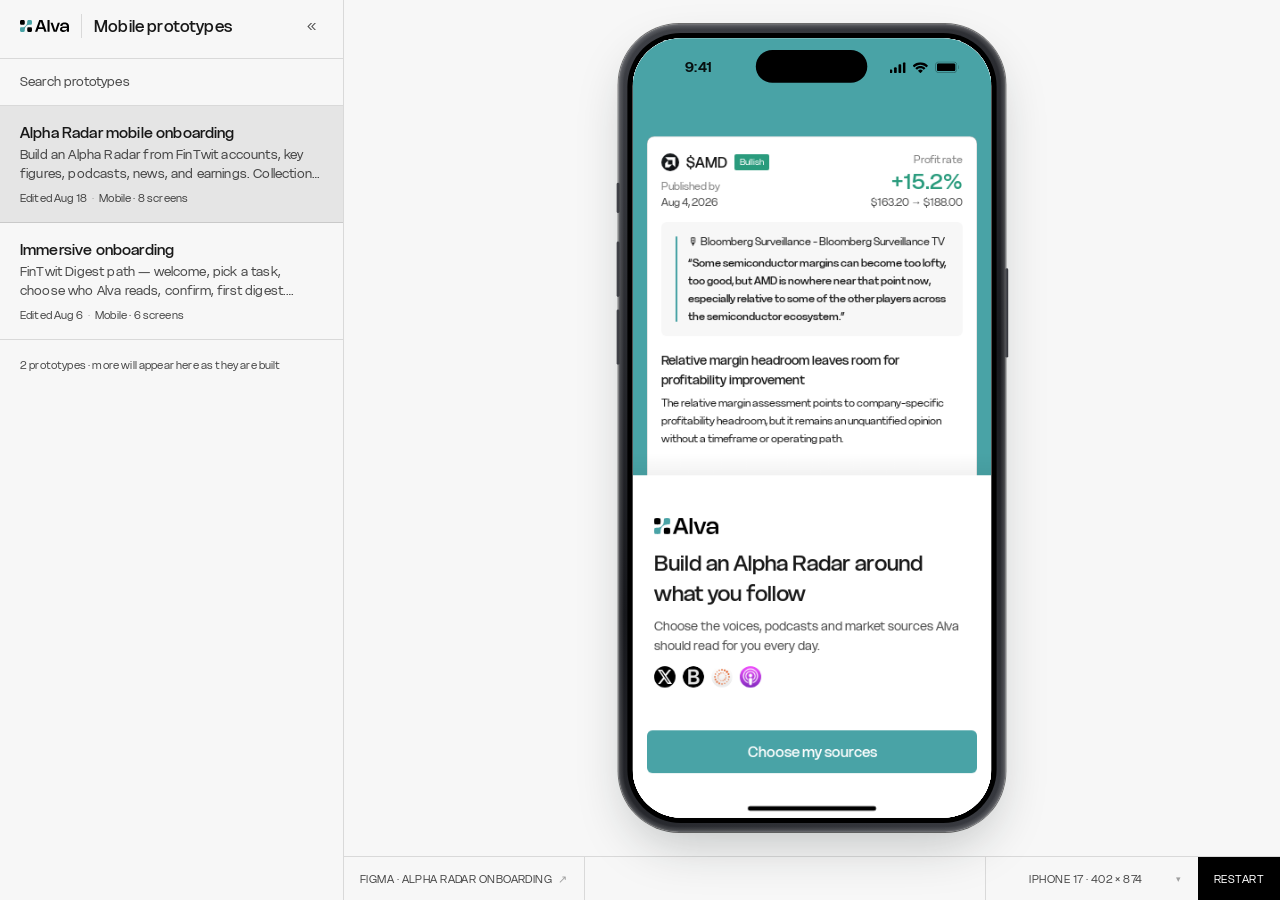
<file: index.html>
<!DOCTYPE html>
<html lang="en">
<head>
<meta charset="UTF-8">
<meta name="viewport" content="width=device-width, initial-scale=1, viewport-fit=cover, user-scalable=no">
<title>Alva · Mobile prototypes</title>
<meta name="description" content="Interactive mobile design prototypes for Alva — a list on the left, the running prototype on the right.">
<meta name="theme-color" content="#f7f7f7">
<link rel="icon" href="assets/logo-portrait2.svg" type="image/svg+xml">
<link rel="preload" href="assets/fonts/Delight-Regular.ttf" as="font" type="font/ttf" crossorigin>
<link rel="preload" href="assets/fonts/Delight-Medium.ttf" as="font" type="font/ttf" crossorigin>
<link rel="stylesheet" href="shell.css?v=23">
</head>
<body>

<!-- ═══════════════════════════════════════════════════════════
     One page, two layouts.

     ≥ 900px  → sidebar (the list) + stage (the running prototype)
     < 900px  → two views, list ⇄ prototype, switched by the hash,
                so the browser's own back gesture is the way back

     Each prototype runs inside an iframe sized to one real iPhone
     screen — which iPhone is the device switcher's business. The bezel
     around it is drawn here, by the shell — so the prototype itself is
     always in its full-screen mode and never renders a mockup of its
     own.
     ═══════════════════════════════════════════════════════════ -->

<div class="shell" id="shell">

  <!-- ── The list ── -->
  <aside class="sidebar" id="sidebar">
    <div class="sidebar-scroll">

      <header class="sb-head">
        <button class="brand" id="brandToggle" aria-controls="sidebar"
                aria-label="Expand the list" disabled>
          <img src="assets/wordmark-symbol.svg" class="wm-symbol" alt="">
          <img src="assets/wordmark-text.svg" class="wm-text" alt="Alva">
        </button>
        <h1>Mobile prototypes</h1>
        <button class="sb-collapse" id="collapseToggle" aria-expanded="true"
                aria-controls="sidebar" aria-label="Collapse the list">«</button>
      </header>

      <div class="sb-search">
        <input id="protoSearch" type="search" placeholder="Search prototypes"
               aria-label="Search prototypes" autocomplete="off" spellcheck="false">
      </div>

      <nav class="proto-list" id="protoList" aria-label="Prototypes"></nav>
      <p class="sb-empty" id="protoEmpty" hidden></p>

      <p class="sb-foot" id="sbFoot"></p>

    </div>
  </aside>

  <!-- ── The running prototype ── -->
  <main class="stage" id="stage">

    <div class="stage-fit" id="stageFit">
      <div class="phone" aria-hidden="false">
        <div class="phone-buttons" aria-hidden="true">
          <span class="pb pb-action"></span>
          <span class="pb pb-volup"></span>
          <span class="pb pb-voldown"></span>
          <span class="pb pb-power"></span>
        </div>
        <div class="phone-screen" id="phoneScreen">
          <!-- shell.js mounts a fresh <iframe> here on every selection -->
        </div>
      </div>
    </div>

    <!-- Desktop-only stage chrome: one bar of cells, hairline-divided.
         Every cell is its own target, edge to edge — no control is a small
         thing floating inside a bigger container. -->
    <div class="toolbar">
      <a class="tb-cell tb-lead" id="figmaPill" href="#" target="_blank" rel="noopener" hidden>
        <span id="figmaPillText">Figma source</span><span class="tb-ico">↗</span>
      </a>
      <div class="tb-select" id="deviceGroup">
        <button class="tb-cell tb-trigger" id="deviceTrigger"
                aria-haspopup="listbox" aria-expanded="false" aria-label="Phone size">
          <span class="tb-label">
            <span class="tb-sizer" id="deviceSizer" aria-hidden="true"></span>
            <span id="deviceLabel"></span>
          </span><span class="tb-caret" aria-hidden="true">▾</span>
        </button>
        <div class="tb-menu" id="deviceMenu" role="listbox" aria-label="Phone size" hidden>
          <!-- shell.js renders one option per entry in DEVICES -->
        </div>
      </div>
      <button class="tb-cell tb-primary" id="restartPill">Restart</button>
    </div>

  </main>

</div>

<script src="shell.js?v=23"></script>
</body>
</html>
</file>
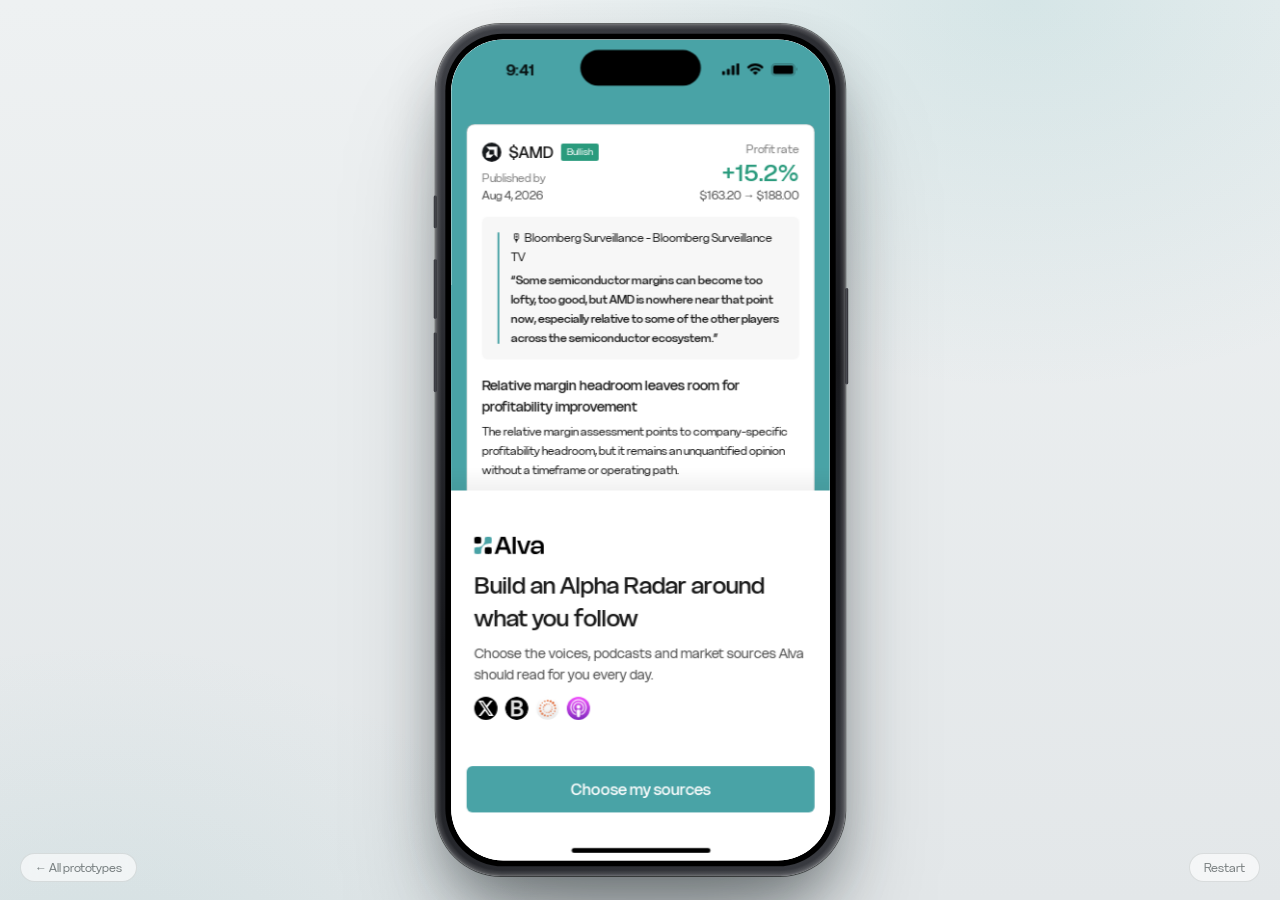
<file: alpha-radar.html>
<!DOCTYPE html>
<html lang="en">
<head>
<meta charset="UTF-8">
<meta name="viewport" content="width=device-width, initial-scale=1, viewport-fit=cover, user-scalable=no">
<title>Alpha Radar mobile onboarding · Alva prototypes</title>
<meta name="theme-color" content="#49a3a6">
<link rel="icon" href="assets/logo-portrait2.svg" type="image/svg+xml">
<link rel="preload" href="assets/fonts/Delight-Regular.ttf" as="font" type="font/ttf" crossorigin>
<link rel="preload" href="assets/fonts/Delight-Medium.ttf" as="font" type="font/ttf" crossorigin>
<link rel="preload" href="assets/fonts/Delight-SemiBold.ttf" as="font" type="font/ttf" crossorigin>
<!-- Embedded in the prototypes shell? The shell draws the bezel and owns the
     stage chrome, so the page renders as a bare full-screen app. Set before
     the stylesheet loads so no mockup is ever painted. -->
<script>if (window.self !== window.top) document.documentElement.classList.add('embedded');</script>
<link rel="stylesheet" href="alpha-radar.css?v=28">
</head>
<body>

<div class="desk">
  <div class="phone" id="phone">
    <div class="phone-buttons" aria-hidden="true">
      <span class="pb pb-action"></span>
      <span class="pb pb-volup"></span>
      <span class="pb pb-voldown"></span>
      <span class="pb pb-power"></span>
    </div>
    <div class="phone-screen">
      <main class="radar-app" id="radarApp">
        <div class="screens" id="screens"></div>

        <div class="system-bar" aria-hidden="true">
          <div class="system-side system-left"><span>9:41</span></div>
          <div class="dynamic-island"></div>
          <div class="system-side system-right">
            <img src="assets/status-signal.svg" alt="">
            <img src="assets/status-wifi.svg" alt="">
            <span class="battery">
              <img class="battery-outline" src="assets/battery-outline.svg" alt="">
              <img class="battery-fill" src="assets/battery-fill.svg" alt="">
              <img class="battery-end" src="assets/battery-end.svg" alt="">
            </span>
          </div>
        </div>

        <header class="flow-topbar" id="flowTopbar">
          <button class="top-back" id="backButton" aria-label="Back">
            <img src="assets/icon-arrow-back.svg" alt="">
          </button>
          <div class="progress" id="progress" aria-label="Onboarding progress"></div>
          <button class="top-skip" id="skipButton">Skip</button>
        </header>

        <div class="home-indicator" aria-hidden="true"><span></span></div>

        <!-- Collection member sheet — a collection card opens this instead of
             toggling. The collection stays atomic: member cards are read-only,
             the only action is the dual-state follow button, which stays in
             sync with the card's checkmark and the selection count behind. -->
        <div class="member-layer" id="memberLayer" aria-hidden="true">
          <button class="member-scrim" data-close-member aria-label="Close"></button>
          <section class="member-sheet" role="dialog" aria-modal="true" aria-labelledby="memberTitle">
            <div class="member-grabber" aria-hidden="true"><span></span></div>
            <header class="member-head">
              <button class="member-close" data-close-member aria-label="Close">
                <img src="assets/close-l1.svg" alt="">
              </button>
              <h2 id="memberTitle"></h2>
            </header>
            <div class="member-scroll" id="memberScroll">
              <p class="member-rule" id="memberRule"></p>
              <div class="source-grid member-grid" id="memberGrid"></div>
            </div>
            <footer class="member-foot">
              <button class="member-follow" id="memberFollow"></button>
            </footer>
          </section>
        </div>

        <!-- Change → selection sheet. Same container grammar as the collection
             sheet: grabber, [✕ | title | qualifier] header, then the list.
             Tapping an option commits and closes; ✕ / scrim / drag / Esc do
             not (14236:48905). -->
        <div class="sheet-layer" id="sheetLayer" aria-hidden="true">
          <button class="sheet-shade" data-close-sheet aria-label="Close"></button>
          <section class="sheet" id="sheet" role="dialog" aria-modal="true" aria-labelledby="sheetTitle">
            <div class="sheet-grabber" id="sheetGrabber" aria-hidden="true"><span></span></div>
            <header class="sheet-head" id="sheetHead">
              <button class="sheet-close" data-close-sheet aria-label="Close">
                <img src="assets/close-l1.svg" alt="">
              </button>
              <h2 id="sheetTitle"></h2>
              <span class="sheet-meta" id="sheetMeta" hidden></span>
            </header>
            <div class="sheet-options" id="sheetOptions" role="listbox"></div>
          </section>
        </div>

        <div class="toast" id="toast" role="status"></div>
      </main>
    </div>
  </div>

  <nav class="stage-controls stage-controls-left" aria-label="Prototype navigation">
    <a class="stage-pill" href="index.html#/alpha-radar">← All prototypes</a>
  </nav>
  <div class="stage-controls">
    <button class="stage-pill" id="restartButton">Restart</button>
  </div>
</div>

<script src="alpha-radar.js?v=24"></script>
</body>
</html>
</file>
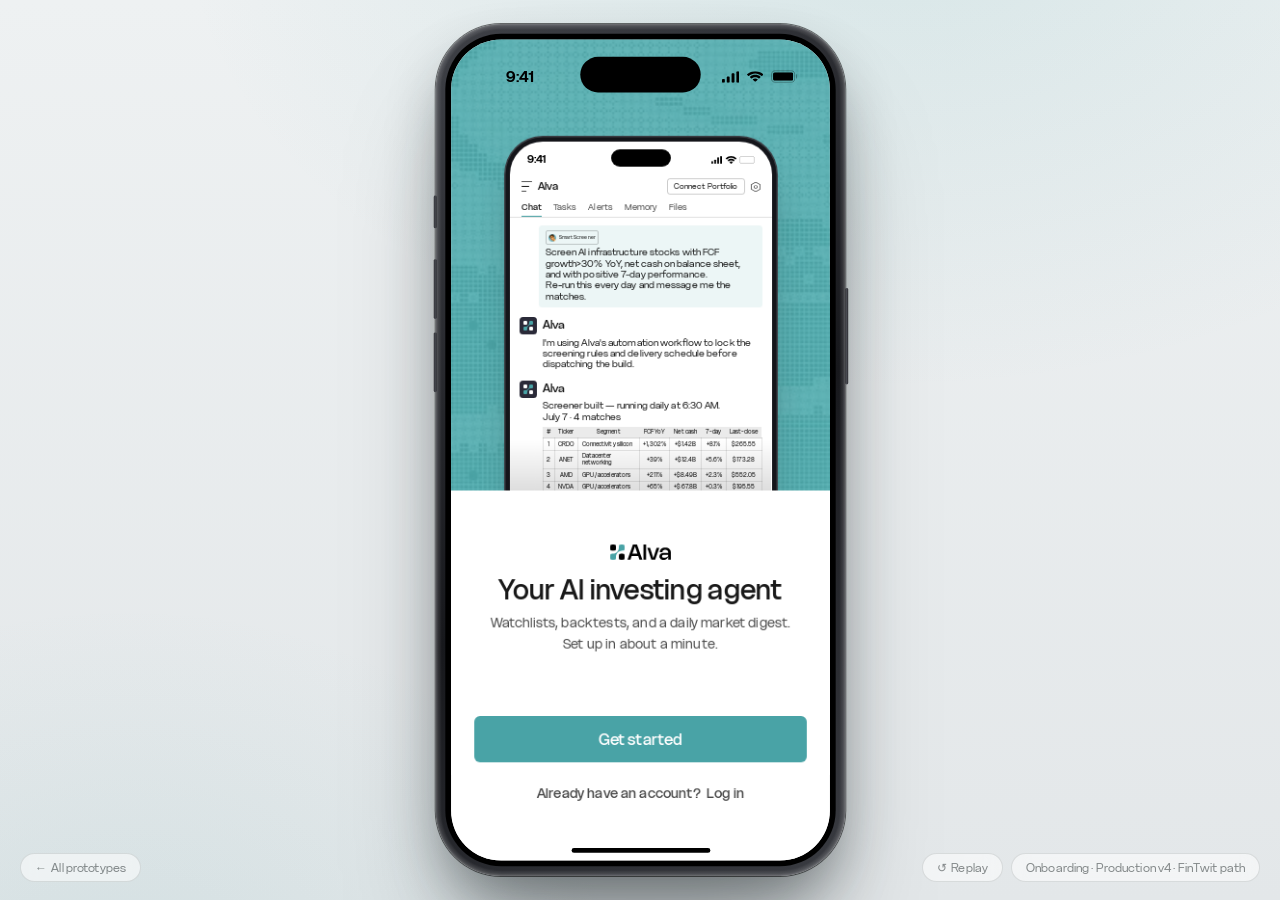
<file: onboarding.html>
<!DOCTYPE html>
<html lang="en">
<head>
<meta charset="UTF-8">
<meta name="viewport" content="width=device-width, initial-scale=1, viewport-fit=cover, user-scalable=no">
<title>Immersive onboarding · Alva prototypes</title>
<meta name="theme-color" content="#49a3a6">
<link rel="icon" href="assets/logo-portrait2.svg" type="image/svg+xml">
<link rel="preload" href="assets/fonts/Delight-Regular.ttf" as="font" type="font/ttf" crossorigin>
<link rel="preload" href="assets/fonts/Delight-Medium.ttf" as="font" type="font/ttf" crossorigin>
<link rel="preload" href="assets/fonts/Delight-SemiBold.ttf" as="font" type="font/ttf" crossorigin>
<link rel="preload" href="assets/ascii-texture.webp" as="image">
<link rel="preload" href="assets/wordmark-symbol.svg" as="image">
<link rel="preload" href="assets/wordmark-text.svg" as="image">
<!-- Embedded in the prototypes shell? The shell draws the bezel and owns the
     stage chrome, so the page renders as a bare full-screen app. Set before
     the stylesheet loads so no mockup is ever painted. -->
<script>if (window.self !== window.top) document.documentElement.classList.add('embedded');</script>
<link rel="stylesheet" href="styles.css?v=6">
</head>
<body>

<div class="desk">
  <div class="phone" id="phone">
    <div class="phone-buttons">
      <span class="pb pb-action"></span>
      <span class="pb pb-volup"></span>
      <span class="pb pb-voldown"></span>
      <span class="pb pb-power"></span>
    </div>
    <div class="phone-screen">
      <div class="app" id="app">

        <!-- ═══════════ 01 · Welcome ═══════════ -->
        <section class="screen s-welcome" data-screen="welcome">
          <div class="welcome-main">
            <div class="welcome-hero">
              <img class="hero-texture" src="assets/ascii-texture.webp" alt="">
              <div class="miniphone-wrap">
                <div class="miniphone">
                  <div class="mini-island"></div>
                  <div class="mini-statusbar">
                    <span class="mini-time">9:41</span>
                    <span class="mini-sb-icons">
                      <img src="assets/status-signal.svg" alt=""><img src="assets/status-wifi.svg" alt="">
                      <span class="mini-batt"><img src="assets/battery-outline.svg" class="b-out" alt=""></span>
                    </span>
                  </div>
                  <div class="mini-topbar">
                    <img src="assets/icon-menu.svg" class="mini-menu" alt="">
                    <span class="mini-title">Alva</span>
                    <span class="mini-cp">Connect Portfolio</span>
                    <img src="assets/icon-settings.svg" class="mini-gear" alt="">
                  </div>
                  <div class="mini-tabs">
                    <span class="on">Chat</span><span>Tasks</span><span>Alerts</span><span>Memory</span><span>Files</span>
                  </div>
                  <div class="mini-chat">
                    <div class="mini-user">
                      <div class="mini-bubble">
                        <span class="mini-quote"><img src="assets/quote-image.png" alt="">Smart Screener</span>
                        <p>Screen AI infrastructure stocks with FCF growth&gt;30% YoY, net cash on balance sheet, and with positive 7-day performance.<br>Re-run this every day and message me the matches.</p>
                      </div>
                    </div>
                    <div class="mini-answer">
                      <div class="mini-agent"><span class="mini-logo"><img src="assets/logo-portrait.svg" alt=""></span>Alva</div>
                      <p class="mini-md">I'm using Alva's automation workflow to lock the screening rules and delivery schedule before dispatching the build.</p>
                    </div>
                    <div class="mini-answer">
                      <div class="mini-agent"><span class="mini-logo"><img src="assets/logo-portrait.svg" alt=""></span>Alva</div>
                      <p class="mini-md">Screener built — running daily at 6:30 AM.<br>July 7 · 4 matches</p>
                      <table class="mini-table">
                        <tr><th>#</th><th>Ticker</th><th>Segment</th><th>FCF YoY</th><th>Net cash</th><th>7-day</th><th>Last-close</th></tr>
                        <tr><td>1</td><td>CRDO</td><td>Connectivity silicon</td><td>+1,302%</td><td>+$1.42B</td><td>+8.1%</td><td>$265.55</td></tr>
                        <tr><td>2</td><td>ANET</td><td>Datacenter networking</td><td>+39%</td><td>+$12.4B</td><td>+5.6%</td><td>$173.28</td></tr>
                        <tr><td>3</td><td>AMD</td><td>GPU / accelerators</td><td>+211%</td><td>+$8.49B</td><td>+2.3%</td><td>$552.05</td></tr>
                        <tr><td>4</td><td>NVDA</td><td>GPU / accelerators</td><td>+65%</td><td>+$67.8B</td><td>+0.3%</td><td>$195.55</td></tr>
                      </table>
                    </div>
                  </div>
                </div>
              </div>
              <!-- Figma 1772:85727 — drop shadow so the white device body never
                   merges into the white section below the hero -->
              <div class="hero-shadow"></div>
            </div>
            <div class="welcome-brand">
              <div class="wordmark">
                <img src="assets/wordmark-symbol.svg" class="wm-symbol" alt="">
                <img src="assets/wordmark-text.svg" class="wm-text" alt="Alva">
              </div>
              <div class="brand-copy">
                <h1>Your AI investing agent</h1>
                <p>Watchlists, backtests, and a daily market digest.<br>Set up in about a minute.</p>
              </div>
            </div>
          </div>
          <div class="bottom-bar welcome-actions">
            <button class="btn-primary" data-nav="tasks">Get started</button>
            <button class="btn-ghost" data-toast="Log in is outside this demo — tap Get started">Already have an account?&nbsp; Log in</button>
          </div>
        </section>

        <!-- ═══════════ 02 · Choose a task ═══════════ -->
        <section class="screen" data-screen="tasks">
          <div class="topbar">
            <button class="tb-back" data-back aria-label="Back"><span class="arrow-back"><img src="assets/icon-arrow-back.svg" alt=""></span></button>
            <span class="tb-title"></span>
            <button class="tb-skip" data-nav="sources">Skip</button>
          </div>
          <div class="scroll" data-scroll>
            <div class="title-block">
              <h2>What should I handle?</h2>
              <p>Choose one to start. I&rsquo;ll turn your input into focused monitoring, research, or automation.</p>
            </div>
            <div class="task-area">
              <div class="task-card">
                <div class="task-row is-pending">
                  <span class="task-emoji">💼</span>
                  <span class="task-copy">
                    <span class="task-title">Watch your portfolio 24/7</span>
                    <span class="task-desc">Important portfolio moves — without the noise.</span>
                    <span class="task-action">Add my portfolio<span class="arrow-right"><img src="assets/icon-arrow-right.svg" alt=""></span></span>
                  </span>
                </div>
                <button class="task-row" data-nav="sources">
                  <span class="task-emoji">📣</span>
                  <span class="task-copy">
                    <span class="task-title">Track FinTwit, news &amp; technicals</span>
                    <span class="task-desc">Signals where FinTwit, news, and charts line up.</span>
                    <span class="task-action">Choose sources<span class="arrow-right"><img src="assets/icon-arrow-right.svg" alt=""></span></span>
                  </span>
                </button>
                <div class="task-row is-pending">
                  <span class="task-emoji">📊</span>
                  <span class="task-copy">
                    <span class="task-title">Get a quick read on any ticker</span>
                    <span class="task-desc">A short, sourced read — no buy/sell calls.</span>
                    <span class="task-action">Enter a ticker<span class="arrow-right"><img src="assets/icon-arrow-right.svg" alt=""></span></span>
                  </span>
                </div>
                <div class="task-row is-pending">
                  <span class="task-emoji">🔍</span>
                  <span class="task-copy">
                    <span class="task-title">Screen the market on your rules</span>
                    <span class="task-desc">New names only when they match your rules.</span>
                    <span class="task-action">Set screening rules<span class="arrow-right"><img src="assets/icon-arrow-right.svg" alt=""></span></span>
                  </span>
                </div>
                <div class="task-row is-pending">
                  <span class="task-emoji">⚙️</span>
                  <span class="task-copy">
                    <span class="task-title">Build your own automations</span>
                    <span class="task-desc">A reliable automation on your terms.</span>
                    <span class="task-action">Describe what to automate<span class="arrow-right"><img src="assets/icon-arrow-right.svg" alt=""></span></span>
                  </span>
                </div>
              </div>
            </div>
          </div>
        </section>

        <!-- ═══════════ 03 · Choose sources ═══════════ -->
        <section class="screen" data-screen="sources">
          <div class="topbar">
            <button class="tb-back" data-back aria-label="Back"><span class="arrow-back"><img src="assets/icon-arrow-back.svg" alt=""></span></button>
            <span class="tb-title"></span>
            <button class="tb-skip" data-skip-sources>Skip</button>
          </div>
          <div class="scroll pad-cta" data-scroll>
            <div class="title-block">
              <h2>Choose who Alva reads</h2>
              <p>Choose a preset group, add individual accounts, or use both. You can adjust this list later.</p>
            </div>
            <div class="sources-body">
              <div class="search-field">
                <img src="assets/search.svg" alt="">
                <input id="searchInput" type="text" placeholder="Search by handle, name, or focus" autocomplete="off" spellcheck="false">
              </div>
              <div class="source-grid" id="sourceGrid"></div>
              <div class="grid-empty" id="gridEmpty" hidden>No sources match &ldquo;<b></b>&rdquo;.<br>Try a handle, name, or focus.</div>
            </div>
          </div>
          <div class="bottom-bar float-bar" id="sourcesFooter">
            <button class="btn-primary" data-nav="confirm">Next</button>
          </div>
        </section>

        <!-- ═══════════ 04 · Confirm digest ═══════════ -->
        <section class="screen" data-screen="confirm">
          <div class="topbar">
            <button class="tb-back" data-back aria-label="Back"><span class="arrow-back"><img src="assets/icon-arrow-back.svg" alt=""></span></button>
            <span class="tb-title"></span>
            <button class="tb-skip" data-skip-confirm>Skip</button>
          </div>
          <div class="scroll" data-scroll>
            <div class="title-block">
              <h2>Confirm your digest</h2>
              <p>One digest a day, one notification — at the time you choose.</p>
            </div>
            <div class="confirm-body">
              <div class="chip-wrap" id="chipWrap"></div>
              <div class="chips-empty" id="chipsEmpty" hidden>All sources removed.<br>Go back to pick at least one, or Skip to use the recommended set.</div>
            </div>
          </div>
          <div class="bottom-bar confirm-footer">
            <div class="digest-controls">
              <div class="select-group">
                <label>Daily alert time</label>
                <button class="select" data-picker="time"><span id="timeValue">07:30 ET</span><span class="caret"><img src="assets/icon-arrow-down.svg" alt=""></span></button>
              </div>
              <div class="select-group">
                <label>Digest language</label>
                <button class="select" data-picker="lang"><span id="langValue">English</span><span class="caret"><img src="assets/icon-arrow-down.svg" alt=""></span></button>
              </div>
            </div>
            <button class="btn-primary" id="generateBtn">Confirm &amp; Generate digest</button>
          </div>
        </section>

        <!-- ═══════════ 05 · Success ═══════════ -->
        <section class="screen" data-screen="success">
          <div class="success-body">
            <div class="success-icon">
              <img src="assets/success-squircle.png" alt="" class="squircle">
              <span class="party">🎉</span>
            </div>
            <div class="success-text">
              <p class="st-title">Request submitted</p>
              <p class="st-sub">You can chat with Alva now.</p>
            </div>
          </div>
        </section>

        <!-- ═══════════ 06 · First digest & alerts ═══════════ -->
        <section class="screen" data-screen="digest">
          <div class="top-chrome">
            <div class="topbar tb-app">
              <button class="tb-icon-btn" data-toast="Navigation is outside this demo" aria-label="Menu"><img src="assets/icon-menu.svg" alt=""></button>
              <span class="tb-title tb-title-app">Alva</span>
              <button class="tb-icon-btn sm" data-toast="Info is outside this demo" aria-label="Info"><img src="assets/icon-info.svg" alt=""></button>
              <button class="tb-icon-btn sm" data-toast="Settings are outside this demo" aria-label="Settings"><img src="assets/icon-settings.svg" alt=""></button>
            </div>
            <div class="app-tabs">
              <span class="tab on">Chat</span>
              <span class="tab" data-toast="Only Chat is part of this demo">Tasks <em>(5)</em></span>
              <span class="tab" data-toast="Only Chat is part of this demo">Alerts <em>(8)</em></span>
              <span class="tab" data-toast="Only Chat is part of this demo">Memory</span>
              <span class="tab" data-toast="Only Chat is part of this demo">Files <em>(8)</em></span>
            </div>
          </div>
          <div class="scroll digest-body" data-scroll>
            <div class="user-bubble-row">
              <div class="user-bubble">Create today's FinTwit Digest from my chosen FinTwit list.</div>
            </div>
            <div class="answer">
              <div class="agent-row">
                <span class="agent-logo"><img src="assets/logo-portrait2.svg" alt=""></span>
                <span class="agent-name">Alva</span>
              </div>
              <div class="report-card">
                <div class="report-head">
                  <div class="report-info">
                    <p class="report-title">Daily Digest · Market Digest</p>
                    <span class="status-pill"><span class="dot"></span>nvda-macd-hft-notify</span>
                    <p class="report-meta">English · Jun 15 · Daily Digest · Previous day · Based on 53 FinTwits</p>
                  </div>
                  <button class="btn-outline" data-toast="The full report is outside this demo">Open full report</button>
                </div>
                <div class="report-rows">
                  <p>Top-ranked traders clustered around $NVDA, $000660.KS, $AKAM, $AMPG, and $AVGO in this window.</p>
                  <p>The strongest current theme is AI infrastructure and cloud names, with $NVDA receiving repeated attention while $AVGO appears as a possible funding short.</p>
                  <p>Most calls still need confirmation from price action, volume, and follow-up posts before they become high-conviction trade ideas.</p>
                  <p>The strongest current theme is AI infrastructure and cloud names, with $NVDA receiving repeated attention while $AVGO appears as a possible funding short.</p>
                  <p>Most calls still need confirmation from price action, volume, and follow-up posts before they become high-conviction trade ideas.</p>
                  <div class="report-fade"></div>
                </div>
              </div>
              <div class="alerts-card">
                <div class="alerts-copy">
                  <p class="ac-title">Where should Alva send alerts?</p>
                  <p class="ac-sub">Connect one destination first. Once connected, send yourself this sample digest to complete setup.</p>
                </div>
                <div class="alerts-btns">
                  <button class="btn-dest" data-connect="Telegram"><img src="assets/icon-telegram.svg" alt=""><span>Telegram</span></button>
                  <button class="btn-dest" data-connect="Discord"><img src="assets/icon-discord.svg" alt=""><span>Discord</span></button>
                  <button class="btn-dest" data-connect="WhatsApp"><img src="assets/icon-whatsapp.svg" alt=""><span>WhatsApp</span></button>
                </div>
              </div>
            </div>
          </div>
          <div class="bottom-bar chatbox-area">
            <div class="chatbox" data-toast="Chat with Alva is outside this demo">
              <span class="cb-add"><img src="assets/icon-add.svg" alt=""></span>
              <span class="cb-placeholder">Ask Alva anything. @ for context, / for skills</span>
              <span class="cb-mic"><img src="assets/icon-mic.svg" alt=""></span>
              <span class="cb-send"><span class="arrow-up"><img src="assets/icon-arrow-up.svg" alt=""></span></span>
            </div>
          </div>
        </section>

        <div class="dim" id="dim"></div>

        <!-- ── System chrome: fixed, never travels with a screen ── -->
        <div class="sysbar">
          <div class="sb-left"><span class="sb-time">9:41</span></div>
          <div class="sb-island"></div>
          <div class="sb-right">
            <img src="assets/status-signal.svg" alt=""><img src="assets/status-wifi.svg" alt="">
            <span class="sb-batt">
              <img src="assets/battery-outline.svg" class="b-out" alt="">
              <img src="assets/battery-fill.svg" class="b-fill" alt="">
              <img src="assets/battery-end.svg" class="b-end" alt="">
            </span>
          </div>
        </div>
        <div class="sys-home"><span></span></div>

        <div class="toast" id="toast" role="status"></div>

        <!-- iOS-style bottom sheet picker -->
        <div class="sheet-layer" id="sheetLayer">
          <div class="sheet-backdrop" id="sheetBackdrop"></div>
          <div class="sheet" id="sheet">
            <div class="sheet-grabber"></div>
            <p class="sheet-title" id="sheetTitle"></p>
            <div class="sheet-options" id="sheetOptions"></div>
          </div>
        </div>

      </div>
    </div>
  </div>
</div>

<div class="stage-controls stage-controls-left">
  <a class="stage-pill" href="index.html#/onboarding">←&nbsp; All prototypes</a>
</div>
<div class="stage-controls">
  <button class="stage-pill" id="replayPill">↺&nbsp; Replay</button>
  <a class="stage-pill" href="https://www.figma.com/design/A4jIwN4EMWr0fJVVGmCIsr/Mobile?node-id=1355-5243" target="_blank" rel="noopener">Onboarding · Production v4 · FinTwit path</a>
</div>

<script src="app.js?v=4"></script>
</body>
</html>
</file>
<file: shell.css>
/* ═══════════════════════════════════════════════════════════
   Alva · Prototypes — the single-page shell

   Two layouts, one page:

   ≥ 900px   sidebar (the list) + stage (the running prototype).
             The stage draws the iPhone bezel; the iframe inside it is
             exactly one phone screen, at whichever iPhone the device
             switcher is set to. --screen-w / --screen-h are the single
             source of that size; everything else derives from them.

   < 900px   two views, list ⇄ prototype, swapped by [data-view] on
             <html>. The prototype fills the viewport with no bezel and
             no added chrome — it is already running on a phone — and
             the browser's own back gesture is the way back.

   The prototypes keep their own CSS/JS and their own document, so they
   can never collide with each other or with this shell.
   ═══════════════════════════════════════════════════════════ */

@font-face {
  font-family: 'Delight';
  src: url('assets/fonts/Delight-Regular.ttf') format('truetype');
  font-weight: 400;
  font-display: swap;
}
@font-face {
  font-family: 'Delight';
  src: url('assets/fonts/Delight-Medium.ttf') format('truetype');
  font-weight: 500;
  font-display: swap;
}

:root {
  --m1: #49a3a6;
  --n9: rgba(0, 0, 0, 0.9);
  --n7: rgba(0, 0, 0, 0.7);
  --n5: rgba(0, 0, 0, 0.5);
  --n3: rgba(0, 0, 0, 0.3);
  --n10: #000;
  --l07: rgba(0, 0, 0, 0.07);
  /* ONE stroke colour for the whole frame. It used to be two — l07 inside a
     region, l12 between regions — which read as some lines mattering more
     than others when in fact they all do the same job: they are the only
     thing separating anything on a page with a single ground. Unified on the
     darker of the two, so every divider that was l07 comes up a step. */
  --line: var(--l12);
  --l12: rgba(0, 0, 0, 0.12);
  --br03: rgba(0, 0, 0, 0.03);
  --r-ct-l: 8px;
  --r-btn-m: 6px;
  --ease: cubic-bezier(0.32, 0.72, 0, 1);

  --sidebar-w: 344px;

  /* The wordmark, matched to the title's CAP HEIGHT rather than to its font
     size. "Mobile prototypes" at 16px Medium measures 11.4px cap and 14.8px
     ink; the mark used to be 18, which is 1.57× that cap and read as a
     bigger thing sitting beside smaller text. 12 puts them level. */
  --mark-h: 12px;

  /* The mounted device. shell.js overwrites this pair from DEVICES; the
     values here are the default (iPhone 17) so the stage is right on the
     first paint, before any script has run. */
  --screen-w: 402px;
  --screen-h: 874px;

  /* A real iPhone's bezel is a uniform border of the same thickness on
     every model in a generation, so this is a constant, not a per-device
     number — the phone box is only ever the screen plus that border. */
  --bezel: 16px;

  /* The toolbar's height, and therefore the band the stage reserves for it.
     A constant now — the bar is one row of cells that cannot wrap, so there
     is nothing left to measure. */
  --chrome-h: 44px;
  --phone-w: calc(var(--screen-w) + 2 * var(--bezel));
  --phone-h: calc(var(--screen-h) + 2 * var(--bezel));

  /* ONE ground for the whole page — sidebar, stage and toolbar alike. They
     are not separate surfaces that happen to be the same colour; they are
     one surface with hairlines drawn on it, which is why none of them sets a
     background of its own.

     This is the design system's `background/b0` with `content/br03` over it,
     flattened. It has to be flat rather than the token layered on white,
     because the one thing that cannot be translucent is the dropdown — an
     overlay has to be opaque or the toolbar reads through it — and having
     the overlay and the page derive from two different expressions of the
     same colour is how they drift apart. So: one value, named once.

     Not white, deliberately. The phone's screen is the only white surface on
     the page, and that is what makes it read as the object. */
  --ground: #f7f7f7;
}

* { margin: 0; padding: 0; box-sizing: border-box; }

html, body { height: 100%; }

body {
  font-family: 'Delight', -apple-system, 'SF Pro Text', 'Helvetica Neue', Arial, sans-serif;
  letter-spacing: 0.01em;
  color: var(--n9);
  background: var(--ground);
  overflow: hidden;
  -webkit-font-smoothing: antialiased;
  -webkit-tap-highlight-color: transparent;
}

img { display: block; -webkit-user-drag: none; }
button { font: inherit; color: inherit; border: 0; background: none; cursor: pointer; }
[hidden] { display: none !important; }

/* ─────────────────────────────────────────────
   Frame
   ───────────────────────────────────────────── */

.shell {
  position: fixed;
  inset: 0;
  display: grid;
  grid-template-columns: var(--sidebar-w) minmax(0, 1fr);
}

/* ─────────────────────────────────────────────
   Sidebar — the list
   ───────────────────────────────────────────── */

.sidebar {
  position: relative;
  overflow: hidden;
  /* the hairline is the only thing separating it from the stage */
  border-right: 0.5px solid var(--line);
}
.sidebar-scroll {
  height: 100%;
  overflow-y: auto;
  overscroll-behavior: contain;
  /* No horizontal inset here. The gutter belongs to each block, so a row's
     fill and its divider both reach the sidebar's edges — otherwise the row
     is a card floating in a container, which is the shape being removed.

     The MARK sits 20 from the top, matching the 20 each block carries on the
     left, so it reads as equidistant from both edges. The padding is less
     than 20 because the header row is 24 tall (the toggle, and the title's
     line box) and centres the mark in it, which supplies the rest — hence
     the subtraction rather than a bare number, so it survives the mark
     changing size. Aligning the mark to the row's top instead would make the
     number right and put the title's ink below it. */
  padding: calc(20px - (24px - var(--mark-h)) / 2) 0 28px;
}

/* The header, the list and the footer are three bands, and a line is what
   says so. */
/* Brand and page on one line, divided by a rule. Two rows of identity plus a
   two-line subtitle was three horizontal breaks before the list started; the
   rule marks brand-vs-page without implying they are the same kind of thing,
   which is what a dot-separated line would have done (U11). */
.sb-head {
  display: flex;
  align-items: center;
  gap: 12px;
  padding: 0 20px 20px;
  border-bottom: 0.5px solid var(--line);
}
/* Expanded it is brand and nothing else — `disabled`, so it is not a focus
   stop either. Collapsed it becomes the way back, because by then it is the
   only thing left on screen and a glyph beside it would be decoration. */
.brand {
  display: flex;
  align-items: center;
  flex: none;
  height: var(--mark-h);
  gap: 3.5px;
  transition: opacity 0.15s ease;
}
.brand:disabled { cursor: default; opacity: 1; }
.brand:not(:disabled) { cursor: pointer; }
.brand:not(:disabled):hover { opacity: 0.6; }
.brand:focus-visible { outline: 2px solid var(--m1); outline-offset: 4px; }

/* The discoverable half. A wordmark does not announce that it collapses
   anything, so the expanded state carries an explicit control at the far end
   of the header — the end a two-pane layout puts it.

   A text glyph rather than an asset, because this shell already speaks that
   way: the Figma cell ends in ↗ and the device cell in ▾. There is no clean
   chevron in assets/ (they are all 45° corner arrows), and drawing one is
   exactly what the icon rule forbids. */
.sb-collapse {
  display: grid;
  place-items: center;
  flex: none;
  margin-left: auto;
  width: 24px;
  height: 24px;
  color: var(--n7);
  font-size: 14px;
  line-height: 1;
  transition: color 0.15s ease;
}
.sb-collapse:hover { color: var(--n9); }
.sb-collapse:focus-visible { outline: 2px solid var(--m1); outline-offset: 0; }
/* The symbol is a hair shorter than the text in the source art; keep that
   ratio rather than setting both to one number. */
.wm-symbol { height: calc(var(--mark-h) * 0.983); width: auto; }
.wm-text { height: var(--mark-h); width: auto; }

/* ── Search ──
   A bare field filling its row, edge to edge. Not an input with a border and
   a radius inside a padded container — that is the shape this shell spent the
   day removing. Focus is a teal rule along the bottom edge, drawn as an inset
   shadow so nothing shifts, because a fill would compete with the selected
   row. */
.sb-search {
  border-bottom: 0.5px solid var(--line);
  transition: box-shadow 0.15s ease;
}
.sb-search:focus-within { box-shadow: inset 0 -1.5px 0 0 var(--m1); }
.sb-search input {
  display: block;
  width: 100%;
  padding: 13px 20px;
  border: 0;
  background: none;
  color: var(--n9);
  font-family: inherit;
  font-size: 13px;
  line-height: 20px;
  letter-spacing: inherit;
}
.sb-search input::placeholder { color: var(--n7); }
.sb-search input:focus { outline: 0; }
/* the UA's clear button is a small control inside a field — the exact shape
   being avoided here. Esc clears instead. */
.sb-search input::-webkit-search-cancel-button,
.sb-search input::-webkit-search-decoration { -webkit-appearance: none; display: none; }

.sb-empty {
  padding: 20px;
  border-bottom: 0.5px solid var(--line);
  color: var(--n7);
  font-size: 13px;
  line-height: 20px;
}

/* Sized to sit level with the 18px wordmark rather than to be a page
   heading — the mockup is what the page is about. */
.sb-head h1 {
  padding-left: 12px;
  border-left: 0.5px solid var(--line);
  color: var(--n9);
  font-size: 16px;
  font-weight: 500;
  line-height: 24px;
  white-space: nowrap;
}

/* ── List items ── */

/* Rows, not cards. A stack of bordered, shadowed, rounded, gapped cards is
   four pieces of chrome saying the one thing a single hairline already
   says. */
.proto-list {
  display: flex;
  flex-direction: column;
}

.proto-item {
  display: flex;
  align-items: center;
  gap: 12px;
  padding: 16px 20px;
  border: 0;
  border-bottom: 0.5px solid var(--line);
  border-radius: 0;
  text-decoration: none;
  color: inherit;
  transition: background 0.15s ease, color 0.15s ease;
}

/* One text ladder, the same in both states: 15/Medium, 13, 11. Hierarchy
   inside the row is size and weight; STATE is the fill and nothing else.
   Dimming an unselected row to n5 read as hierarchy but measured 3.9:1 on
   this ground — under AA on the two smallest lines, which are the ones that
   can least afford it. */
.proto-item .pi-title { color: var(--n9); }
.proto-item .pi-sub { color: var(--n7); }

/* Hover underlines the title. The selected row is the one fill on this page,
   so a second fill appearing under the cursor would compete with it — and
   read as selection wherever the pointer happened to be. These rows are
   links, so an underline is both the honest affordance and free of colour. */
.proto-item:hover .pi-title { text-decoration: underline; text-underline-offset: 2px; }
.proto-item:focus-visible { outline: 2px solid var(--m1); outline-offset: -2px; }

/* The only background on the page that differs from the ground. l07 over the
   ground lands on #e6e6e6 — clearly a step down from #f7f7f7 without needing
   a border, a rule or a shadow to help it, and it is the whole of the
   selected state. */
.proto-item[aria-current='true'] {
  background: var(--l07);
}

/* spans inside an <a> must be blockified to stack */
.pi-body { display: block; flex: 1; min-width: 0; }
.pi-title, .pi-sub, .pi-meta { display: block; }

.pi-title {
  font-weight: 500;
  font-size: 15px;
  line-height: 22px;
}
.pi-sub {
  margin-top: 1px;
  font-size: 13px;
  line-height: 19px;
  display: -webkit-box;
  -webkit-line-clamp: 2;
  -webkit-box-orient: vertical;
  overflow: hidden;
}
.pi-meta {
  margin-top: 7px;
  font-size: 11px;
  line-height: 16px;
  color: var(--n7);
}
.pi-meta .dot { color: var(--n3); padding: 0 5px; }

/* the chevron is the "this navigates" cue the two-view layout needs;
   on desktop the selected row is its own indicator, so it is dropped */
.pi-go { display: none; }

.sb-foot {
  /* No rule of its own: the line above it is the last row's bottom border,
     which is also what keeps filtering from leaving a stray line where a
     hidden row used to be. */
  margin-top: 0;
  padding: 16px 20px 0;
  font-size: 11px;
  line-height: 18px;
  color: var(--n7);
}

/* ── Collapsed ──
   The column becomes as wide as what is left in it — the mark and the
   toggle — so there is no rail width to keep in sync with its contents. */

@media (min-width: 900px) {
  /* The column goes to nothing — not to a rail. A rail is still a column,
     and it would push the stage off-centre by its own width for no content.
     The mark leaves the flow so it can stay on screen while the column it
     lives in is zero, which is also why the sidebar stops clipping. */
  html[data-sidebar='collapsed'] .shell {
    grid-template-columns: 0 minmax(0, 1fr);
  }
  html[data-sidebar='collapsed'] .sidebar {
    border-right: 0;
    overflow: visible;
  }
  html[data-sidebar='collapsed'] .sidebar-scroll { overflow: visible; }
  html[data-sidebar='collapsed'] .sb-head { border-bottom: 0; }
  html[data-sidebar='collapsed'] .sb-head h1,
  html[data-sidebar='collapsed'] .sb-search,
  html[data-sidebar='collapsed'] .proto-list,
  html[data-sidebar='collapsed'] .sb-empty,
  html[data-sidebar='collapsed'] .sb-foot { display: none; }

  html[data-sidebar='collapsed'] .brand {
    position: absolute;
    z-index: 10;
    /* 20 flat here: out of the flow there is no 24px row centring the 18px
       mark, so no 3px to subtract. Same optical position either way. */
    top: 20px;
    left: 20px;
  }
}

/* ─────────────────────────────────────────────
   Stage — the running prototype
   ───────────────────────────────────────────── */

.stage {
  position: relative;
  display: flex;
  align-items: center;
  justify-content: center;
  overflow: hidden;
  /* The bottom band belongs to the stage chrome. Reserving it — rather than
     letting the phone centre on the whole stage — is what keeps a pill from
     ever landing on top of the phone in a short or narrow window.

     Its size is measured, not guessed: shell.js sets --chrome-h from the
     taller of the two bars. A fixed number was right only for the row that
     happened to be there when it was written, and a narrow window wraps
     that row onto a second line. */
  padding: 24px 28px calc(var(--chrome-h) + 24px);
}

/* scaled by shell.js so the phone always fits, never blown up past 1:1 */
.stage-fit {
  width: var(--phone-w);
  height: var(--phone-h);
  flex: none;
  transform: scale(var(--fit, 1));
  transform-origin: center center;
}

.phone {
  position: relative;
  width: 100%;
  height: 100%;
  padding: var(--bezel);
  border-radius: 68px;
  background: linear-gradient(145deg, #3f4147 0%, #17181c 55%, #3a3c42 100%);
  /* The one object on the page allowed to have depth — which is the whole
     point of taking it away from everything else. Two atmospheric drop
     shadows became one, because on a flat ground a single soft shadow reads
     as "this floats" and a stack of them reads as "this page is glossy". */
  box-shadow:
    inset 0 0 3px 1px rgba(255, 255, 255, 0.28),
    inset 0 0 2px 5px rgba(255, 255, 255, 0.09),
    0 0 0 1px rgba(0, 0, 0, 0.55),
    0 24px 60px -16px rgba(23, 32, 34, 0.28);
}
.phone-buttons .pb {
  position: absolute;
  border-radius: 3px;
  background: linear-gradient(90deg, #26272b, #4c4e55 45%, #26272b);
}
.pb-action  { left: -2.5px; top: 178px; width: 3px; height: 34px; }
.pb-volup   { left: -2.5px; top: 244px; width: 3px; height: 62px; }
.pb-voldown { left: -2.5px; top: 320px; width: 3px; height: 62px; }
.pb-power   { right: -2.5px; top: 274px; width: 3px; height: 100px; }

.phone-screen {
  position: relative;
  width: var(--screen-w);
  height: var(--screen-h);
  overflow: hidden;
  border-radius: 54px;
  background: #fff;
  box-shadow: 0 0 0 6px #000;
}
.phone-screen iframe {
  display: block;
  width: 100%;
  height: 100%;
  border: 0;
  background: #fff;
  opacity: 0;
  transition: opacity 0.22s ease;
}
.phone-screen iframe.ready { opacity: 1; }

/* Empty stage — only reachable if the list is empty */
.stage-empty {
  position: absolute;
  inset: 0;
  display: grid;
  place-items: center;
  font-size: 13px;
  color: var(--n7);
}

/* ── Stage chrome: one toolbar of cells ──

   The reference is aspensearch.com: a hard grid of full-bleed cells divided
   by hairlines, zero radius, no border on the target itself, no shadow, and
   — the rule that drives all of it — **the cell IS the control**. There is
   never a small button sitting inside a larger container, because the
   container would then be decoration with a target hidden in it.

   This replaces two clusters of rounded pills floating in the corners. It
   also deletes machinery: a single flex row whose first cell grows cannot
   wrap, so the bar-width measuring and the wrap handling are both gone. */

.toolbar {
  position: absolute;
  right: 0;
  bottom: 0;
  left: 0;
  display: flex;
  align-items: stretch;
  height: var(--chrome-h);
  /* same ground as everything else; the hairline is the separation */
  border-top: 0.5px solid var(--line);
}

.tb-cell {
  display: inline-flex;
  align-items: center;
  gap: 6px;
  flex: none;
  padding: 0 16px;
  border: 0;
  border-left: 0.5px solid var(--line);
  border-radius: 0;
  background: none;
  /* The micro-label register of the reference: uppercase, 11px, tight. It
     reads as a toolbar rather than as a row of buttons. */
  color: var(--n7);
  font-size: 11px;
  letter-spacing: 0.04em;
  text-transform: uppercase;
  text-decoration: none;
  white-space: nowrap;
  transition: background 0.15s ease, color 0.15s ease;
}
.toolbar > :first-child { border-left: 0; }

/* The Figma cell takes the slack, so the bar is always full and the actions
   stay hard against the right edge. Its label is the only thing here long
   enough to need truncating. */
/* Sized to its label, not to the slack. Letting it grow made a 800px cell
   holding 200px of text — a target four times the size of the thing in it,
   which is the same shape as a button floating in a container. The leftover
   width is simply ground now, and the cell gets a right edge because it no
   longer reaches the cells beside it. */
.tb-lead {
  flex: 0 1 auto;
  min-width: 0;
  max-width: 40%;
  margin-right: auto;
  border-right: 0.5px solid var(--line);
  overflow: hidden;
  text-overflow: ellipsis;
}
.tb-lead > span:first-child {
  overflow: hidden;
  text-overflow: ellipsis;
}

.tb-cell:hover { color: var(--n9); }

/* The primary action, and the only cell that fills. It is the one thing in
   the toolbar you press to change what is on screen rather than to change
   what you are looking at, so it is the one thing that looks pressable. No
   left hairline — the fill already ends the cell beside it. */
.tb-primary {
  border-left: 0;
  background: var(--n10);
  color: #fff;
}
.tb-primary:hover { background: var(--n9); color: #fff; }
.tb-cell:focus-visible { outline: 2px solid var(--m1); outline-offset: -2px; }
.tb-ico { flex: none; opacity: 0.5; text-transform: none; }

/* Device switcher — one cell that opens a menu.

   It was a readout cell plus three segment cells: four cells to express one
   choice, and the size and the model were separated across two of them. One
   cell now states both ("iPhone 17 Pro Max · 440 × 956") and the menu is
   where the alternatives live.

   The menu is the exception U13 allows: it floats over content it does not
   own, so it carries its own hairline and fill. It still has no radius and
   no shadow, and it is exactly the trigger's width — it reads as the cell
   extending upward rather than as a panel arriving from somewhere. */

.tb-select {
  position: relative;
  display: flex;
  flex: none;
}

.tb-trigger {
  /* the digits are three-by-three in every entry, so tabular figures hold
     the size half steady */
  font-variant-numeric: tabular-nums;
}

/* Tabular figures only fix the digits. The model name still varies — 
   "iPhone 17" to "iPhone 17 Pro Max" swung this cell 55px and shoved the
   Figma cell along with it. So the label is a one-cell grid holding both the
   real text and an invisible copy of the LONGEST possible label, and the
   longest one sets the width. shell.js fills the sizer from DEVICES, so it
   cannot go stale when a device is added. */
.tb-label { display: grid; }
.tb-label > * { grid-area: 1 / 1; }
.tb-sizer { visibility: hidden; }
.tb-trigger[aria-expanded='true'] { color: var(--n9); }
.tb-caret {
  flex: none;
  opacity: 0.5;
  font-size: 9px;
  transition: transform 0.15s ease;
}
.tb-trigger[aria-expanded='true'] .tb-caret { transform: rotate(180deg); }

.tb-menu {
  position: absolute;
  right: 0;
  bottom: 100%;
  left: 0;
  z-index: 5;
  display: flex;
  flex-direction: column;
  border: 0.5px solid var(--line);
  border-bottom: 0;
  /* opaque, or the toolbar reads through it */
  background: var(--ground);
}

.tb-option {
  display: flex;
  align-items: center;
  justify-content: space-between;
  gap: 16px;
  padding: 0 16px;
  height: 40px;
  border: 0;
  border-bottom: 0.5px solid var(--line);
  border-radius: 0;
  background: none;
  color: var(--n7);
  font-size: 11px;
  letter-spacing: 0.04em;
  text-transform: uppercase;
  white-space: nowrap;
  cursor: pointer;
  transition: background 0.15s ease, color 0.15s ease;
}
.tb-option:last-child { border-bottom: 0; }
.tb-option:hover { color: var(--n9); }
.tb-option:focus-visible { outline: 2px solid var(--m1); outline-offset: -2px; }
.tb-option[aria-selected='true'] { background: var(--l07); color: var(--n9); }
.tb-option .opt-size {
  /* subordinate by being right-aligned across a gap, not by being fainter —
     n5 measures 3.9:1 on this ground */
  color: var(--n7);
  font-variant-numeric: tabular-nums;
}

/* ─────────────────────────────────────────────
   Two-view layout — list ⇄ prototype
   ───────────────────────────────────────────── */

@media (max-width: 899px) {

  .shell { grid-template-columns: minmax(0, 1fr); }

  /* only one view is mounted at a time, so a phone never pays for
     the prototype's iframe while it is reading the list */
  [data-view='list'] .stage { display: none; }
  [data-view='demo'] .sidebar { display: none; }

  /* ── List view: back to full-width cards ── */

  .sidebar {
    border-right: 0;
  }
  .sidebar-scroll {
    padding: calc(20px - (24px - var(--mark-h)) / 2) 0 calc(48px + env(safe-area-inset-bottom));
    max-width: 620px;
    margin: 0 auto;
  }
  .sb-head { padding: 0 20px 24px; }
  .sb-head h1 { font-size: 18px; line-height: 26px; }

  .proto-list { gap: 0; }

  /* Full-bleed rows on a phone: the divider runs edge to edge, so it reads as
     a list rather than as cards that happen to be touching. */
  .proto-item {
    gap: 14px;
    padding: 20px;
    background: none;
    border-bottom: 0.5px solid var(--line);
  }
  .proto-item .pi-title,
  .proto-item[aria-current='true'] .pi-title { color: var(--n9); }
  .proto-item .pi-sub,
  .proto-item[aria-current='true'] .pi-sub { color: var(--n7); }
  /* nothing is "current" while you are reading the list on a phone — the
     selected row only means something when both halves are on screen */
  .proto-item[aria-current='true'] { background: none; box-shadow: none; }
  .pi-title { font-size: 18px; line-height: 28px; }
  .pi-sub { font-size: 14px; line-height: 22px; -webkit-line-clamp: 3; }
  .pi-meta { margin-top: 10px; font-size: 12px; line-height: 20px; }

  .pi-go {
    display: grid;
    place-items: center;
    flex: none;
    width: 20px;
    height: 20px;
    opacity: 0.35;
  }
  .pi-go img { width: 9px; height: 9px; transform: rotate(135deg) scaleX(-1); }

  .sb-foot { margin-top: 0; padding: 20px 20px 0; font-size: 12px; line-height: 20px; }

  /* ── Prototype view: it is already running on a phone.
        No bezel, no stage chrome, nothing but the prototype. ── */

  .stage { padding: 0; }
  .stage-fit {
    width: 100%;
    height: 100%;
    transform: none;
  }
  .phone {
    padding: 0;
    border-radius: 0;
    background: none;
    box-shadow: none;
  }
  .phone-buttons,
  .toolbar { display: none; }
  /* Nothing to collapse in a one-pane layout: the mark is brand only (it is
     already `disabled` while expanded, which is the state a phone is always
     in) and the control does not appear at all. */
  .sb-collapse { display: none; }
  .phone-screen {
    width: 100%;
    height: 100%;
    border-radius: 0;
    box-shadow: none;
  }
}

/* Wide-but-single-view (a narrow desktop window, a tablet in portrait):
   a phone UI stretched to 800px reads as broken, so the screen keeps its
   own width and the stage shows through around it. */
@media (min-width: 560px) and (max-width: 899px) {
  .phone { width: var(--screen-w); margin: 0 auto; }
}

@media (prefers-reduced-motion: reduce) {
  *, *::before, *::after {
    transition-duration: 0.01ms !important;
    animation-duration: 0.01ms !important;
  }
}
</file>
<file: alpha-radar.css>
@font-face {
  font-family: 'Delight';
  src: url('assets/fonts/Delight-Regular.ttf') format('truetype');
  font-weight: 400;
  font-display: swap;
}
@font-face {
  font-family: 'Delight';
  src: url('assets/fonts/Delight-Medium.ttf') format('truetype');
  font-weight: 500;
  font-display: swap;
}
@font-face {
  font-family: 'Delight';
  src: url('assets/fonts/Delight-SemiBold.ttf') format('truetype');
  font-weight: 600;
  font-display: swap;
}

:root {
  --m1: #49a3a6;
  --m3: #2a9b7d;
  --n9: rgba(0, 0, 0, 0.9);
  --n7: rgba(0, 0, 0, 0.7);
  --n5: rgba(0, 0, 0, 0.5);
  --n3: rgba(0, 0, 0, 0.3);
  --l07: rgba(0, 0, 0, 0.07);
  --l12: rgba(0, 0, 0, 0.12);
  --l2: rgba(0, 0, 0, 0.2);
  --br03: rgba(0, 0, 0, 0.03);
  --status-h: 59px;
  --top-h: 56px;
  --home-h: 34px;
  --action-h: 92px;
  --ease: cubic-bezier(0.32, 0.72, 0, 1);
}

* { box-sizing: border-box; margin: 0; padding: 0; }
html, body { width: 100%; height: 100%; }

body {
  overflow: hidden;
  background: #e8eaed;
  color: var(--n9);
  font-family: 'Delight', -apple-system, BlinkMacSystemFont, 'SF Pro Text', 'Helvetica Neue', Arial, sans-serif;
  font-size: 14px;
  letter-spacing: 0;
  -webkit-font-smoothing: antialiased;
  -webkit-tap-highlight-color: transparent;
  user-select: none;
}

button, input {
  border: 0;
  color: inherit;
  font: inherit;
  letter-spacing: 0;
}
button { background: none; cursor: pointer; }
img { display: block; pointer-events: none; -webkit-user-drag: none; }
[hidden] { display: none !important; }

.desk {
  position: fixed;
  inset: 0;
  display: grid;
  place-items: center;
  background:
    radial-gradient(900px 650px at 80% 0%, rgba(73, 163, 166, 0.15), transparent 60%),
    radial-gradient(800px 600px at 8% 110%, rgba(73, 163, 166, 0.1), transparent 58%),
    linear-gradient(180deg, #eef1f2 0%, #e3e7e9 100%);
}

.phone {
  position: relative;
  width: 425px;
  height: 884px;
  padding: 16px;
  border-radius: 68px;
  background: linear-gradient(145deg, #3f4147 0%, #17181c 55%, #3a3c42 100%);
  box-shadow:
    inset 0 0 3px 1px rgba(255,255,255,.28),
    inset 0 0 2px 5px rgba(255,255,255,.09),
    0 0 0 1px rgba(0,0,0,.55),
    0 30px 60px -12px rgba(23,32,34,.45),
    0 80px 120px -30px rgba(23,32,34,.35);
  transform-origin: center;
}
.phone-screen {
  position: relative;
  width: 393px;
  height: 852px;
  overflow: hidden;
  border-radius: 54px;
  background: #fff;
  box-shadow: 0 0 0 6px #000;
}
.phone-buttons .pb {
  position: absolute;
  border-radius: 3px;
  background: linear-gradient(90deg, #26272b, #4c4e55 45%, #26272b);
}
.pb-action { top: 178px; left: -2.5px; width: 3px; height: 34px; }
.pb-volup { top: 244px; left: -2.5px; width: 3px; height: 62px; }
.pb-voldown { top: 320px; left: -2.5px; width: 3px; height: 62px; }
.pb-power { top: 274px; right: -2.5px; width: 3px; height: 100px; }

.stage-controls {
  position: fixed;
  right: 20px;
  bottom: 18px;
  display: flex;
}
.stage-controls-left { right: auto; left: 20px; }
.stage-pill {
  padding: 6px 14px;
  border: .5px solid rgba(23,32,34,.12);
  border-radius: 960px;
  background: rgba(255,255,255,.62);
  color: rgba(23,32,34,.55);
  font-size: 12px;
  text-decoration: none;
  backdrop-filter: blur(8px);
}
.stage-pill:hover { border-color: var(--m1); color: var(--m1); }

.radar-app {
  position: absolute;
  inset: 0;
  overflow: hidden;
  border-radius: inherit;
  background: #fff;
}
.screens { position: absolute; inset: 0; overflow: hidden; }
.screen {
  position: absolute;
  inset: 0;
  display: flex;
  flex-direction: column;
  padding: calc(var(--status-h) + var(--top-h)) 0 calc(var(--home-h) + var(--action-h));
  background: #fff;
  visibility: hidden;
  will-change: transform, opacity;
}
.screen.current,
.screen.animating { visibility: visible; }
/* ─────────────────────────────────────────────
   Intro · the two height tiers
   Figma 14207:212889 / :213106 / :213002

   Everything below the stage is fixed: Hero 270, CTA 80, indicator 34 —
   384 in total. The card is 380 and always sits on the stage's bottom edge.
   So the stage is the only elastic part, and where its surplus goes is the
   whole design.

   Above the card sit two blocks: the status bar's own space (minimum = the
   bar's height, and the one that grows) and a fixed 16 below it. Together
   they are what keeps the white card from ever ending up under the OS clock.
   At a 62pt bar that is 78, putting the critical viewport at
   78 + 380 + 384 = 842:

     H ≥ 842   完整档 — stage = H − 384, and the surplus opens up ABOVE
               the card (:213002, 430×932)
     H < 842   压缩档 — the gap holds at its minimum and the stage crops the
               card's BOTTOM by 842 − H. :213106 and :212889 are two samples
               of this one tier, not two tiers.

   The demo frames draw no status bar, so their labels are the
   status-bar-less case (minimum 16, critical 780, crops of 18 and 120). On a
   real 62pt device those same viewports crop 80 and 182.

   Two earlier versions worth not going back to. `height: 469px` on the stage
   is 852 − 384: right at exactly one viewport and silently wrong at every
   other, because the surplus landed as dead space above the CTA instead of
   above the card. And a flat 16px gap minimum put the card under the status
   bar for every viewport between 780 and 842.
   ───────────────────────────────────────────── */

.screen.intro {
  /* the CTA is in flow on this screen, so only the indicator is reserved */
  padding: 0 0 var(--home-h);
  overflow-y: auto;
  overscroll-behavior: contain;
  scrollbar-width: none;
}
.screen.intro::-webkit-scrollbar { display: none; }
.screen.source-step {
  padding-bottom: var(--home-h);
}
.screen.source-step .content {
  padding-bottom: 140px;
}

.system-bar {
  position: absolute;
  z-index: 20;
  top: 0;
  right: 0;
  left: 0;
  display: flex;
  align-items: center;
  height: var(--status-h);
  pointer-events: none;
}
.system-side {
  display: flex;
  flex: 1;
  align-items: center;
  justify-content: center;
  height: 100%;
}
.system-left {
  padding: 3px 0 0 10px;
  font-size: 16px;
  font-weight: 600;
  line-height: 21px;
  letter-spacing: 0;
}
.dynamic-island {
  flex: 0 0 125px;
  width: 125px;
  height: 37px;
  border-radius: 100px;
  background: #000;
}
.system-right {
  gap: 8px;
  padding: 3px 11px 0 0;
}
.system-right > img:first-child { width: 18px; height: 12px; }
.system-right > img:nth-child(2) { width: 17px; height: 12px; }
.battery { position: relative; width: 27.4px; height: 13px; }
.battery-outline { position: absolute; inset: 0 auto auto 0; width: 25px; height: 13px; }
.battery-fill { position: absolute; top: 2px; left: 2px; width: 21px; height: 9px; }
.battery-end { position: absolute; top: 4.4px; right: 0; width: 1.4px; height: 4.2px; }

.flow-topbar {
  position: absolute;
  z-index: 15;
  top: var(--status-h);
  right: 0;
  left: 0;
  display: grid;
  grid-template-columns: 48px 1fr 48px;
  align-items: center;
  height: var(--top-h);
  background: #fff;
  visibility: hidden;
  pointer-events: none;
  transform: translate3d(100%, 0, 0);
  transition: transform .44s var(--ease), visibility 0s linear .44s;
}
.radar-app.in-flow .flow-topbar {
  visibility: visible;
  pointer-events: auto;
  transform: translate3d(0, 0, 0);
  transition: transform .44s var(--ease), visibility 0s;
}
.radar-app.editing-selection .progress,
.radar-app.editing-selection .top-skip {
  visibility: hidden;
  pointer-events: none;
}
.radar-app.flow-entering .flow-topbar { transform: translate3d(100%, 0, 0); }
.top-back, .top-skip { height: 56px; }
.top-back {
  display: grid;
  place-items: center;
  padding-left: 3px;
}
.top-back img {
  width: 12px;
  height: 12px;
  transform: rotate(-135deg);
}
.top-skip {
  padding: 0 16px 0 4px;
  font-size: 12px;
  line-height: 20px;
  text-align: right;
}
.progress {
  display: grid;
  grid-template-columns: repeat(5, minmax(0, 32px));
  justify-content: center;
  gap: 4px;
}
.progress-segment {
  height: 2px;
  overflow: hidden;
  border-radius: 2px;
  background: var(--l07);
}
.progress-segment::after {
  content: '';
  display: block;
  width: 100%;
  height: 100%;
  background: var(--m1);
  transform: scaleX(0);
  transform-origin: left;
  transition: transform .32s var(--ease);
}
.progress-segment.done::after { transform: scaleX(1); }

.home-indicator {
  position: absolute;
  z-index: 25;
  right: 0;
  bottom: 0;
  left: 0;
  height: var(--home-h);
  /* No fill. It used to be opaque white, and since it sits above the member
     sheet (z 25 vs 18) it cut that sheet's button shadow off at a hard line
     34px up. Nothing needs the fill: every screen pads its scroll area
     34 + 92 off the bottom, so no content passes behind this band, and the
     surface underneath (screen or sheet) is already white. */
  pointer-events: none;
}
.home-indicator span {
  position: absolute;
  bottom: 8px;
  left: 50%;
  width: 144px;
  height: 5px;
  border-radius: 100px;
  background: #000;
  transform: translateX(-50%);
}

.action-bar {
  position: absolute;
  z-index: 16;
  right: 0;
  bottom: var(--home-h);
  left: 0;
  display: flex;
  flex-direction: column;
  justify-content: flex-end;
  gap: 0;
  min-height: var(--action-h);
  padding: 12px 16px 16px;
  background: #fff;
  transition: transform .44s var(--ease);
}
.action-fade { display: none; }
.action-bar.source-action {
  min-height: 156px;
  gap: 8px;
  padding-top: 0;
  background: linear-gradient(180deg, rgba(255,255,255,0) 0, rgba(255,255,255,.72) 40px, #fff 64px, #fff 100%);
}
.action-bar.source-action .action-fade {
  display: none;
}
.selection-count {
  height: 20px;
  color: var(--n5);
  font-size: 12px;
  line-height: 20px;
  text-align: center;
}
/* The intro's CTA is the last block in the stack rather than a pinned bar,
   so that below the critical height the whole page scrolls and the CTA comes
   with it. 16 + 48 = 80, the CTA block's height in all three frames. */
.intro-action {
  flex: none;
  padding: 16px;
  background: #fff;
}

.primary-button {
  width: 100%;
  height: 48px;
  border-radius: 6px;
  background: var(--m1);
  color: #fff;
  font-size: 16px;
  font-weight: 500;
  line-height: 26px;
  transition: transform .16s ease, filter .16s ease;
}
.primary-button:active { filter: brightness(.94); transform: scale(.98); }
.primary-button:disabled {
  cursor: default;
  background: var(--l07);
  color: var(--n3);
  filter: none;
  transform: none;
}

.screen-scroll {
  flex: 1;
  min-height: 0;
  overflow-x: hidden;
  overflow-y: auto;
  overscroll-behavior: contain;
  scrollbar-width: none;
}
.screen-scroll::-webkit-scrollbar { display: none; }
.content {
  display: flex;
  flex-direction: column;
  gap: 24px;
  padding: 0 16px 24px;
}
.title-block {
  display: flex;
  flex-direction: column;
  gap: 8px;
}
.title-block h1 {
  font-size: 24px;
  font-weight: 500;
  line-height: 34px;
}
.title-block p {
  color: var(--n7);
  font-size: 14px;
  line-height: 22px;
}
.search {
  width: 100%;
  height: 40px;
  padding: 9px 12px;
  border: .5px solid var(--n3);
  border-radius: 6px;
  outline: 0;
  background: #fff;
  font-size: 14px;
  line-height: 22px;
}
.search::placeholder { color: var(--n3); opacity: 1; }
.search:focus { border-color: var(--m1); box-shadow: 0 0 0 1px rgba(73,163,166,.15); }

.source-grid {
  display: grid;
  grid-template-columns: repeat(3, minmax(0, 1fr));
  gap: 16px;
}
.source-grid-wrap { position: relative; }
.source-skeleton-grid {
  position: absolute;
  z-index: 2;
  top: 0;
  right: 0;
  left: 0;
  background: #fff;
  opacity: 1;
  pointer-events: none;
}
.source-skeleton-grid.is-fading {
  opacity: 0;
  transition: opacity .22s ease;
}
.source-card {
  position: relative;
  isolation: isolate;
  display: flex;
  min-width: 0;
  flex-direction: column;
  align-items: center;
  gap: 8px;
  border-radius: 8px;
  opacity: 1;
  transition: opacity .28s ease, transform .28s var(--ease);
  transition-delay: var(--item-delay, 0ms);
}
.source-card::before {
  content: '';
  position: absolute;
  z-index: -1;
  inset: -10px -4px -5px;
  border-radius: 16px;
  background: var(--br03);
  opacity: 0;
  transition: opacity .16s ease;
}
.source-card:active { transform: scale(.97); transition-delay: 0ms; }
.source-card:active::before { opacity: 1; }
.source-grid.is-loading .source-card,
.source-grid.is-revealing .source-card {
  opacity: 0;
  pointer-events: none;
  transform: translateY(10px);
  transition: none;
}
.source-skeleton {
  display: flex;
  min-width: 0;
  flex-direction: column;
  align-items: center;
  gap: 5px;
  opacity: 1;
}
.skeleton-avatar,
.skeleton-line {
  display: block;
  border-radius: 3px;
  background: linear-gradient(90deg, rgba(0,0,0,.05) 25%, rgba(0,0,0,.09) 38%, rgba(0,0,0,.05) 63%);
  background-size: 400% 100%;
  animation: skeleton-shimmer 1.25s ease-in-out infinite;
}
.skeleton-avatar { width: 86px; height: 86px; border-radius: 50%; }
.skeleton-name { width: 76%; height: 12px; margin-top: 4px; }
.skeleton-meta { width: 56%; height: 9px; }
@keyframes skeleton-shimmer { to { background-position: -135% 0; } }
.source-grid.is-entering .source-card {
  opacity: 1;
  transform: translateY(0);
}
.source-avatar {
  position: relative;
  width: 86px;
  height: 86px;
  overflow: hidden;
  border-radius: 50%;
  background: var(--br03);
}
.source-avatar > img { width: 100%; height: 100%; object-fit: cover; }
.source-avatar.collage {
  display: grid;
  grid-template-columns: 1fr 1fr;
}
.source-avatar.collage img { width: 43px; height: 43px; object-fit: cover; }
.source-copy { width: 100%; min-width: 0; text-align: center; }
.source-name {
  display: block;
  overflow: hidden;
  color: var(--n9);
  font-size: 12px;
  font-weight: 500;
  line-height: 20px;
  text-overflow: ellipsis;
  white-space: nowrap;
}
.source-meta {
  display: block;
  color: var(--n5);
  font-size: 12px;
  line-height: 18px;
}
.source-meta .rate { color: var(--m1); }
.selected-badge {
  position: absolute;
  top: 2px;
  right: 6px;
  display: grid;
  width: 24px;
  height: 24px;
  place-items: center;
  border-radius: 50%;
  background: #fff;
  opacity: 0;
  transform: scale(.5);
  transition: opacity .18s ease, transform .25s cubic-bezier(.34,1.3,.64,1);
}
.selected-badge::before {
  content: '✓';
  display: grid;
  width: 18px;
  height: 18px;
  place-items: center;
  border-radius: 50%;
  background: var(--m3);
  color: #fff;
  font-size: 12px;
  font-weight: 600;
}
.source-card.selected .selected-badge { opacity: 1; transform: scale(1); }
.grid-empty {
  grid-column: 1 / -1;
  padding: 48px 24px;
  color: var(--n5);
  line-height: 22px;
  text-align: center;
}

.intro-stage {
  position: relative;
  display: flex;
  flex-direction: column;
  /* Grow into the surplus, and shrink into the crop — min-height is what
     stops it. Shrink must be ON: with `1 0 auto` the stage never goes below
     its own 396 of content, so the crop regime never happens and the page
     starts scrolling 18px too early. */
  flex: 1 1 auto;
  /* The stage can shrink until it is nothing but the gap, cropping the card
     from the bottom the whole way. Reaching that needs a viewport under 462,
     so no phone gets there — it is here so the card cannot be cropped out of
     existence and the layout cannot invert. */
  min-height: calc(var(--status-h) + 16px);
  overflow: hidden;
  padding: 0 16px;
  background: var(--m1);
}

/* Two blocks above the card, because they are two different things.

   `.intro-safe` is the status bar's own space. Its minimum IS the bar's
   height — this is a full-screen app and the bar does not push content down,
   it sits on top of it (`position: absolute; top: 0; z-index: 20`), so
   anything the layout does not reserve, the bar covers.

   That is measured, not assumed. With this minimum at 0 the card's top edge
   goes under the clock on any device shorter than about 826: at 393 × 812 —
   a 13 mini — by 14px, at 780 by 46, and at 764 and below by the bar's full
   62. It is only invisible on the tall devices because their surplus happens
   to exceed 62 anyway.

   It is also the block that grows, so on a tall screen the surplus opens up
   here, above the card.

   `.intro-gap` is the 16 between the bar's space and the card, so the card
   clears the chrome rather than sitting flush against it. Fixed, because it
   is a gap and not slack.

   Both read `var(--status-h)`, never 62: the shell writes the mounted
   device's real inset into the prototype, and on a real phone the
   prototype's own value applies. A literal would be right for one device and
   wrong for every other — the defect this screen already shipped once. */
.intro-safe {
  flex: 1 0 0;
  min-height: var(--status-h);
}
.intro-gap {
  flex: none;
  height: 16px;
}
/* The card's top inset is NOT its own padding: the design gives it
   pad [0, 16, 16, 16] and lets 涨幅信息's 4 plus Identity/Payoff's 12 add up to
   the 16 (13241:205621 and every later instance agree). Paying 16 here too
   pushed $AMD down to 32 off the top edge. */
.record-card {
  flex: none;
  height: 380px;
  padding: 0 16px 16px;
  overflow: hidden;
  border-radius: 8px 8px 0 0;
  /* The hairline is an inset shadow, not a border: the design's stroke is
     INSIDE-aligned, so Figma still seats the first child at 16 from the outer
     edge, while a CSS border would push it to 17 and shave 2 off the quote
     block's width. Three shadows because the design has no bottom edge. */
  box-shadow: inset 0 .5px 0 0 var(--l2),
              inset .5px 0 0 0 var(--l2),
              inset -.5px 0 0 0 var(--l2);
  background: #fff;
}
.record-head {
  display: flex;
  align-items: flex-start;
  justify-content: space-between;
  gap: 12px;
  padding-top: 4px;
}
.record-identity,
.profit {
  display: flex;
  flex-direction: column;
  padding-top: 12px;   /* 12 + 26 + 4 + 38 = the design's 80; no fixed height,
                          which used to cut the box 12 short and let the quote
                          block ride up under the text */
}
.record-identity { min-width: 0; flex: 1; gap: 4px; }
.record-id { display: flex; align-items: center; gap: 8px; }
.stock-logo {
  width: 20px;
  height: 20px;
  border-radius: 50%;
  object-fit: contain;
}
.ticker { font-size: 16px; font-weight: 500; line-height: 26px; }
.bullish {
  padding: 1px 6px;
  border-radius: 2px;
  background: var(--m3);
  color: #fff;
  font-size: 10px;
  line-height: 16px;
}
.published { display: flex; flex-direction: column; color: var(--n5); font-size: 12px; line-height: 20px; }
.published span:first-child { margin-bottom: -2px; }
.published span:last-child { color: var(--n7); }
.profit { flex: 0 0 auto; align-items: flex-end; text-align: right; }
.profit span { display: block; margin-bottom: -2px; color: var(--n5); font-size: 12px; line-height: 20px; }
.profit strong { display: block; margin-bottom: -4px; color: var(--m3); font-size: 24px; font-weight: 500; line-height: 34px; }
.profit small { color: var(--n7); font-size: 12px; line-height: 20px; }
.quote {
  position: relative;
  margin-top: 12px;                    /* the card's gap */
  padding: 12px 16px 12px 30px;        /* 16 to the rule + 2 rule + 12 gap */
  border-radius: 6px;
  background: var(--br03);
  font-size: 12px;
  line-height: 20px;
}
.quote::before {
  content: '';
  position: absolute;
  top: 16px;
  bottom: 16px;
  left: 16px;
  width: 2px;
  border-radius: 4px;
  background: var(--m1);
}
.quote strong { display: block; margin-top: 4px; font-weight: 500; }
.record-copy { margin-top: 16px; font-size: 12px; line-height: 20px; }
.record-copy h2 { margin-bottom: 5px; font-size: 14px; font-weight: 500; line-height: 22px; }
.intro-stage::after {
  content: '';
  position: absolute;
  right: 0;
  bottom: 0;
  left: 0;
  height: 24px;
  background: linear-gradient(transparent, rgba(0,0,0,.05));
}
/* 48 + 26 + 8 + 68 + 8 + 44 + 8 + 28 + 32 = 270 — the Hero's height in all
   three frames. Fixed on purpose: it is what the stage's elasticity is
   measured against. */
.intro-copy {
  display: flex;
  flex: none;
  flex-direction: column;
  gap: 8px;
  padding: 48px 24px 32px;
}
.intro-wordmark { display: flex; align-items: flex-start; gap: 3px; height: 26px; }
.intro-wordmark .wm-symbol { width: 18px; height: 18px; }
.intro-wordmark .wm-text { width: auto; height: 18px; }
.intro-copy h1 { font-size: 24px; font-weight: 500; line-height: 34px; }
.intro-copy > p { color: var(--n7); font-size: 14px; line-height: 22px; }
.source-icons { display: flex; gap: 8px; margin-top: 4px; }
.source-icon {
  width: 24px;
  height: 24px;
  border-radius: 50%;
  object-fit: cover;
}
.source-x { display: grid; place-items: center; background: #000; }
.source-x img { width: 16px; height: 16px; }

.watch-card {
  width: 100%;
  overflow: hidden;
  padding: 0 16px;
  border: .5px solid var(--l2);
  border-radius: 8px;
}
.watch-row {
  display: flex;
  width: 100%;
  flex-direction: column;
  align-items: stretch;
  gap: 4px;
  padding: 16px 0;
  text-align: left;
}
.watch-row + .watch-row { border-top: .5px solid var(--l2); }
.watch-head {
  display: flex;
  width: 100%;
  align-items: center;
  gap: 12px;
}
.watch-title {
  flex: 1;
  font-size: 16px;
  font-weight: 500;
  line-height: 26px;
}
.watch-description {
  width: 100%;
  color: var(--n5);
  font-size: 12px;
  line-height: 20px;
}
.switch {
  position: relative;
  flex: 0 0 40px;
  width: 40px;
  height: 20px;
  border-radius: 10px;
  background: var(--l2);
  transition: background .2s ease;
}
.switch::after {
  content: '';
  position: absolute;
  top: 3px;
  left: 3px;
  width: 14px;
  height: 14px;
  border-radius: 50%;
  background: #fff;
  box-shadow: 0 1px 2px rgba(0,0,0,.2);
  transition: transform .24s var(--ease);
}
.switch.on { background: var(--m1); }
.switch.on::after { transform: translateX(20px); }
.switch.compact {
  flex-basis: 24px;
  width: 24px;
  height: 12px;
  border-radius: 100px;
}
.switch.compact::after {
  top: 2px;
  left: 2px;
  width: 8px;
  height: 8px;
  box-shadow: none;
}
.switch.compact.on::after { transform: translateX(12px); }

.summary-card,
.delivery-card {
  width: 100%;
  overflow: hidden;
  padding: 0 16px;
  border: .5px solid var(--l2);
  border-radius: 8px;
}
/* Row · 13718:47652 — collection collage, a "+", the individuals' stack,
   the count, then the pencil. gap 8, padding-y 16, 24px content = 56 tall. */
.summary-row {
  display: flex;
  width: 100%;
  align-items: center;
  min-height: 56px;
  gap: 8px;
  padding: 16px 0;
  text-align: left;
}
.summary-row + .summary-row { border-top: .5px solid var(--l2); }
/* The whole row opens its picker, so it needs to feel like a row-sized target.
   The tint is painted by a layer that reaches out to the card's inner edges and
   takes no space, so nothing shifts on press. */
.summary-row { position: relative; isolation: isolate; }
.summary-row::after {
  content: '';
  position: absolute;
  z-index: -1;
  inset: 0 -16px;
  background: var(--br03);
  opacity: 0;
  transition: opacity .16s ease;
}
.summary-row:active::after { opacity: 1; }
.avatar-stack { display: flex; padding-left: 1px; }
.avatar-stack img {
  width: 24px;
  height: 24px;
  margin-left: -8px;
  border: 1px solid #fff;
  border-radius: 50%;
  object-fit: cover;
}
.avatar-stack img:first-child { margin-left: 0; }
.summary-label { min-width: 0; flex: 1; font-size: 14px; line-height: 22px; }

/* The collection, as its own collage avatar — same molecule as the grid card,
   at 24px: a full circle clipping a 2×2 of 12px tiles. */
.summary-collage {
  display: grid;
  width: 24px;
  height: 24px;
  flex: none;
  grid-template-columns: 1fr 1fr;
  overflow: hidden;
  border-radius: 50%;
  background: var(--br03);
}
.summary-collage img { width: 12px; height: 12px; object-fit: cover; }

/* Regular/14 · text/n9 (14200:20928) — it joins the two halves of the row,
   which is why it is a glyph in the row and not part of the sentence. */
.summary-plus {
  flex: none;
  color: var(--n9);
  font-size: 14px;
  line-height: 22px;
}

/* Nothing selected (14159:48781): the row stops being a row-with-an-action and
   becomes the action — the grey label is dropped and a single centred text
   button carries it. Medium/14 in main/m1, gap 8, 16 + 22 + 16 = 54 tall, so
   it sits a little tighter than the 56 of a filled row (whose avatar is 24). */
.summary-row.is-empty {
  justify-content: center;
  min-height: 54px;
}
.summary-add {
  display: flex;
  align-items: center;
  gap: 8px;
  color: var(--m1);
  font-size: 14px;
  font-weight: 500;
  line-height: 22px;
  white-space: nowrap;
}
/* add-l1's own 16px box — the glyph is a plus inside a ring at 5% inset, so
   the asset is 16 wide and needs no padding of its own (14231:49610). */
.summary-add img { width: 16px; height: 16px; }
/* alpha-edit.svg is the exported Union glyph at its own 11.63 × 12.07, not a
   padded 16 box — forcing it to 16×16 blew it up 37% and, because the asset
   carries preserveAspectRatio="none", stretched it unevenly. Render it at its
   real size and express the design's 16px icon box as the margins either side
   (edit-l1 in 13718:47652 / 14159:48769: glyph inset ~13.9% / 11.0%). */
.edit-icon {
  flex: none;
  width: 11.63px;
  height: 12.07px;
  margin: 0 2.19px;
}
.watch-summary {
  display: grid;
  grid-template-columns: 1fr .5px 1fr;
  align-items: center;
  min-height: 54px;
  border-top: .5px solid var(--l2);
}
.watch-summary .divider { width: .5px; height: 30px; background: var(--l2); }
.summary-option {
  display: flex;
  width: 100%;
  align-items: center;
  justify-content: space-between;
  padding-right: 12px;
  font-size: 14px;
  text-align: left;
}
.summary-option:last-child { padding: 0 0 0 12px; }
.mini-check {
  display: grid;
  width: 15px;
  height: 15px;
  place-items: center;
  border-radius: 50%;
  background: var(--m3);
  color: #fff;
  font-size: 9px;
  font-weight: 600;
}
.delivery-card { margin-top: 0; }
.delivery-row {
  display: flex;
  width: 100%;
  align-items: center;
  min-height: 80px;
  gap: 12px;
  padding: 16px 0;
  text-align: left;
}
.delivery-row + .delivery-row { border-top: .5px solid var(--l2); }
/* Change opens a sheet, so the row owes you the same press acknowledgement a
   summary row gives. Painted by a zero-space pseudo-element bled 16 past the
   card's padding, so the tint spans the full width and nothing shifts. */
.delivery-row { position: relative; isolation: isolate; }
.delivery-row::after {
  content: '';
  position: absolute;
  z-index: -1;
  inset: 0 -16px;
  background: var(--br03);
  opacity: 0;
  transition: opacity .16s ease;
}
.delivery-row:active::after { opacity: 1; }
.delivery-copy { flex: 1; }
.delivery-label { display: block; color: var(--n5); font-size: 12px; line-height: 20px; }
.delivery-value { display: block; font-size: 16px; font-weight: 500; line-height: 26px; }
.change-button { color: var(--m1); font-size: 14px; line-height: 22px; }

.login-screen,
.building-screen {
  padding: var(--status-h) 0 var(--home-h);
}
.login-dialog {
  display: flex;
  min-height: 0;
  flex: 1;
  flex-direction: column;
  align-items: center;
  padding: 156px 28px 16px;
}
.login-heading {
  display: flex;
  width: 100%;
  flex-direction: column;
  align-items: center;
  gap: 20px;
  text-align: center;
}
.login-logo { width: 40px; height: 40px; }
.login-heading h1 {
  color: var(--n7);
  font-size: 24px;
  font-weight: 500;
  line-height: 34px;
}
.login-heading p { color: var(--n5); font-size: 14px; line-height: 22px; }
.login-actions {
  display: flex;
  width: 100%;
  flex-direction: column;
  gap: 12px;
  margin-top: 36px;
}
.login-button,
.email-login {
  display: flex;
  width: 100%;
  height: 48px;
  align-items: center;
  justify-content: center;
  gap: 8px;
  border: .5px solid var(--n3);
  border-radius: 6px;
  background: #fff;
  font-size: 16px;
  font-weight: 500;
  line-height: 26px;
}
.login-button img { width: 20px; height: 20px; object-fit: contain; }
.social-login-row { display: grid; grid-template-columns: repeat(3, minmax(0, 1fr)); gap: 12px; }
.login-button.icon-only { padding: 0; }
.discord-mark { display: grid; width: 20px; height: 20px; place-items: center; border-radius: 50%; background: #5762e3; }
.discord-mark img { width: 14px; height: 11px; }
.login-divider { display: flex; align-items: center; gap: 16px; color: var(--n3); }
.login-divider span { flex: 1; height: .5px; background: var(--l12); }
.login-divider i { font-size: 14px; font-style: normal; line-height: 22px; }
.email-login {
  justify-content: flex-start;
  padding: 0 16px;
  color: var(--n3);
  font-weight: 400;
}
.login-terms {
  width: 100%;
  margin-top: auto;
  color: var(--n5);
  font-size: 12px;
  line-height: 20px;
  text-align: center;
}
.login-terms strong { color: var(--n9); font-weight: 400; }

.building-body {
  display: flex;
  min-height: 0;
  flex: 1;
  flex-direction: column;
  align-items: center;
  justify-content: center;
  gap: 56px;
  padding: 28px;
}
.building-ticker {
  position: relative;
  width: 337px;
  height: 326px;
  overflow: hidden;
}
.building-steps {
  position: absolute;
  top: 0;
  left: 28px;
  display: flex;
  width: 280px;
  flex-direction: column;
  gap: 16px;
  will-change: transform;
}
.building-step {
  display: flex;
  width: 100%;
  height: 22px;
  flex: 0 0 22px;
  align-items: center;
  gap: 12px;
  overflow: hidden;
  color: var(--n3);
  font-size: 14px;
  line-height: 22px;
  white-space: nowrap;
}
.building-step.done { color: var(--n5); }
.building-step.current { color: var(--n9); font-weight: 500; }
.building-icon { position: relative; display: block; flex: 0 0 20px; width: 20px; height: 20px; }
.building-icon > img { width: 20px; height: 20px; }
.building-loader { position: relative; display: block; width: 20px; height: 20px; animation: building-spin 1.8s steps(4) infinite; }
.building-loader i { position: absolute; width: 7.5px; height: 7.5px; border-radius: 2px; background: var(--m1); }
.building-loader i:nth-child(1) { top: 1px; left: 1px; background: #000; }
.building-loader i:nth-child(2) { top: 1px; right: 1px; }
.building-loader i:nth-child(3) { right: 1px; bottom: 1px; background: #000; }
.building-loader i:nth-child(4) { bottom: 1px; left: 1px; }
@keyframes building-spin { to { transform: rotate(360deg); } }
.ticker-fade {
  position: absolute;
  z-index: 2;
  right: -8px;
  left: -8px;
  height: 76px;
  pointer-events: none;
  backdrop-filter: blur(4px);
}
.ticker-fade-top {
  top: -8px;
  height: 84px;
  background: linear-gradient(180deg, #fff 0, #fff 10px, rgba(255,255,255,0) 100%);
}
.ticker-fade-top::before {
  content: '';
  position: absolute;
  z-index: 3;
  top: 8px;
  right: 8px;
  left: 8px;
  height: 2px;
  background: #fff;
}
.ticker-fade-bottom { bottom: 0; background: linear-gradient(180deg, rgba(255,255,255,0), #fff); }
.building-copy { width: 100%; padding: 0 12px; text-align: center; }
.building-copy h1 { font-size: 20px; font-weight: 400; line-height: 30px; }
.building-copy p { margin-top: 4px; color: var(--n5); font-size: 14px; line-height: 22px; }
.post-onboarding .flow-topbar { visibility: hidden; pointer-events: none; transform: translate3d(100%,0,0); }

/* ─────────────────────────────────────────────
   Change → selection sheet  (14236:48905)

   Both Change rows open the same sheet. Its height has two bands, and this
   is the shorter one: content height, capped at half the viewport (852 → 426).
   That cap is the cross-checked convention — iOS's medium detent is
   "approximately half the height of the screen", Material's
   halfExpandedRatio defaults to 0.5, Flutter caps a modal sheet at 9/16 —
   and it keeps the whole list inside the thumb's reach. It is a ceiling, not
   a fixed height: three languages hug at 236, twenty-four hours hit 426 and
   scroll. Past the cap the list is cut by the window with no bottom backing,
   the way the collection sheet is.

   Tapping an option commits it and closes. ✕, the scrim, a drag down or Esc
   leave the value exactly as it was.
   ───────────────────────────────────────────── */

.sheet-layer {
  position: absolute;
  z-index: 19;               /* over the flow, under the OS chrome, as the
                                collection sheet is — the status bar and the
                                home indicator stay on top of both */
  inset: 0;
  visibility: hidden;
  pointer-events: none;
  transition: visibility 0s linear .38s;   /* hold it visible for the exit */
}
.sheet-layer.open {
  visibility: visible;
  pointer-events: auto;
  transition: visibility 0s;
}
.sheet-shade {
  position: absolute;
  inset: 0;
  width: 100%;
  background: rgba(0, 0, 0, .6);   /* main/m7 #00000099 */
  opacity: 0;
  transition: opacity .3s ease;
}
.sheet-layer.open .sheet-shade { opacity: 1; }
.sheet {
  position: absolute;
  right: 0;
  bottom: 0;
  left: 0;
  display: flex;
  max-height: 50%;                 /* the ½-viewport cap: 852 → 426 */
  flex-direction: column;
  overflow: hidden;                /* clipsContent — the radius has to bite */
  border-radius: 12px 12px 0 0;
  background: #fff;
  transform: translateY(100%);
  /* the entrance ease run backwards, so the exit decelerates out of the
     screen instead of dropping 90% of the travel in the first frames */
  transition: transform .38s cubic-bezier(1, 0, .68, .28);
}
.sheet-layer.open .sheet { transform: translateY(0); transition: transform .38s var(--ease); }
.sheet.dragging { transition: none; }   /* the finger is the clock */
.sheet-grabber {
  display: flex;
  flex: none;
  height: 12px;
  align-items: flex-end;
  justify-content: center;
}
.sheet-grabber span { width: 36px; height: 4px; border-radius: 4px; background: var(--l07); }
.sheet-head {
  display: flex;
  flex: none;
  align-items: center;
  gap: 12px;
  padding: 12px 16px;
}
.sheet-close { flex: none; width: 20px; height: 20px; }
.sheet-close img { width: 20px; height: 20px; }
.sheet-head h2 { min-width: 0; flex: 1; font-size: 18px; font-weight: 500; line-height: 28px; }
/* The zone qualifies the whole list, not any one row, so it reads once in the
   header rather than 24 times down the options (14237:49014). */
.sheet-meta { flex: none; color: var(--n5); font-size: 12px; line-height: 20px; }
.sheet-options {
  position: relative;              /* offsetTop measures from here */
  min-height: 0;                   /* … so flex-shrink can hand it the cap */
  overflow-y: auto;
  padding: 0 8px var(--home-h);    /* 8 + the row's 12 = text on the 16 line;
                                      the bottom pad clears the indicator when
                                      the sheet hugs, and is scroll slack when
                                      it is capped */
  -webkit-overflow-scrolling: touch;
}
.sheet-option {
  display: flex;
  width: 100%;
  align-items: center;
  padding: 12px;
  border-radius: 4px;
  font-size: 14px;
  line-height: 22px;
  text-align: left;
}
.sheet-option:active { background: var(--br03); }
.sheet-option.selected { background: rgba(73, 163, 166, .08); color: var(--m1); }

.toast {
  position: absolute;
  z-index: 50;
  top: 68px;
  left: 50%;
  max-width: 320px;
  padding: 9px 14px;
  border-radius: 20px;
  background: rgba(24,24,24,.88);
  color: #fff;
  font-size: 12px;
  line-height: 18px;
  opacity: 0;
  pointer-events: none;
  transform: translate(-50%, -12px);
  transition: opacity .2s ease, transform .3s var(--ease);
  white-space: nowrap;
}
.toast.show { opacity: 1; transform: translate(-50%, 0); }

@media (max-width: 520px), (max-height: 700px) and (pointer: coarse) {
  .desk { display: block; background: #fff; }
  .phone { width: 100%; height: 100%; padding: 0; border-radius: 0; background: none; box-shadow: none; }
  .phone-buttons, .stage-controls { display: none; }
  .phone-screen { width: 100%; height: 100%; border-radius: 0; box-shadow: none; }
}

/* ─────────────────────────────────────────────
   Collection member sheet
   Figma: Draft 13969:48088 row 2 (⑥ 14144:48617 / ⑦ 14144:48781)

   Sheet at y=106, top radius 12, grabber strip 12; header 52 with
   close-l1 on the LEFT (Switch-chats btnLeft position) + Medium/18
   title; the rule line lives in the scroll area so it scrolls away
   with the list; member cards are the page grid's own molecule,
   3-up, read-only. The footer is in flow with no fill of its own —
   the button's library shadow (0 10 20 @8%) is what reads as
   "floating", and the list stays visible through the gaps.

   z-order: above the flow topbar (15) and action bar (16), below the
   system bar (20) and home indicator (25) — the scrim dims the app,
   never the OS chrome, and the indicator sits on top of the sheet
   exactly as in the frames.
   ───────────────────────────────────────────── */

.member-layer {
  position: absolute;
  z-index: 18;
  inset: 0;
  visibility: hidden;
  pointer-events: none;
  /* visibility cannot tween, so hold it until the slide-down has finished —
     otherwise removing .open hides the sheet on the spot and the closing
     animation never runs. This is what makes the dismissal mirror the
     entrance: same 0.38s travel, same easing, same scrim fade. */
  transition: visibility 0s linear .38s;
}
.member-layer.open {
  visibility: visible;
  pointer-events: auto;
  transition: visibility 0s;   /* on the way in, appear at once */
}

.member-scrim {
  position: absolute;
  inset: 0;
  width: 100%;
  background: rgba(0, 0, 0, .6);   /* main/m7 #00000099 */
  opacity: 0;
  transition: opacity .3s ease;
}
.member-layer.open .member-scrim { opacity: 1; }

.member-sheet {
  position: absolute;
  top: 106px;
  right: 0;
  bottom: 0;
  left: 0;
  display: flex;
  flex-direction: column;
  overflow: hidden;
  border-radius: 12px 12px 0 0;
  background: #fff;
  transform: translateY(103%);
  /* Leaving uses the time-reverse of --ease, cubic-bezier(0.32,.72,0,1) mirrored
     about the diagonal. Reusing the entrance curve on the way out puts 92% of
     the travel in the first 37% of the time — it reads as a snap, not as the
     reverse of the entrance. Same 0.38s, mirrored shape, so the dismissal is
     the entrance played backwards. */
  transition: transform .38s cubic-bezier(1, 0, .68, .28);
}
.member-layer.open .member-sheet {
  transform: translateY(0);
  transition: transform .38s var(--ease);
}

.member-grabber {
  display: grid;
  height: 12px;
  flex: none;
  place-items: center;
}
.member-grabber span {
  width: 36px;
  height: 4px;
  border-radius: 4px;
  background: var(--l2);
}

.member-head {
  display: flex;
  height: 52px;
  flex: none;
  align-items: center;
  gap: 12px;
  padding: 0 16px;
}
.member-close {
  display: grid;
  width: 20px;
  height: 20px;
  flex: none;
  place-items: center;
  transition: opacity .16s ease;
}
.member-close:active { opacity: .55; }
.member-close img { width: 20px; height: 20px; }
.member-head h2 {
  overflow: hidden;
  min-width: 0;
  flex: 1;
  font-size: 18px;
  font-weight: 500;
  line-height: 28px;
  text-overflow: ellipsis;
  white-space: nowrap;
}

.member-scroll {
  flex: 1;
  overflow-y: auto;
  overscroll-behavior: contain;
  -webkit-overflow-scrolling: touch;
  /* clears the floating footer (110) so the last row can scroll above it */
  padding: 0 16px 122px;
}
.member-rule {
  /* Regular/14 · text/n7 (14157:212843) */
  color: var(--n7);
  font-size: 14px;
  line-height: 22px;
}
.member-grid { margin-top: 16px; }
/* member cards are the same molecule, but read-only — no press feedback */
.member-grid .source-card { cursor: default; }
.member-grid .source-card:active { transform: none; }
.member-grid .source-card:active::before { opacity: 0; }

.member-foot {
  position: absolute;
  right: 0;
  bottom: 0;
  left: 0;
  /* 50 = home indicator 34 + the 16 every other screen's action bar leaves under
     its button, so the sheet's button lands at the same height as the rest of the
     flow. It also gives the button's 0/10/20 shadow room to finish inside the
     sheet instead of being cut off at the screen edge. */
  padding: 12px 16px 50px;
  pointer-events: none;   /* the list scrolls under it; only the button is real */
}
.member-follow {
  display: flex;
  width: 100%;
  height: 48px;
  align-items: center;
  justify-content: center;
  gap: 6px;
  border-radius: 6px;
  background: var(--m1);
  box-shadow: 0 10px 20px rgba(0, 0, 0, .08);
  color: #fff;
  font-size: 16px;
  font-weight: 500;
  line-height: 26px;
  pointer-events: auto;
  transition: transform .16s ease, filter .16s ease,
              background .2s ease, color .2s ease, box-shadow .2s ease;
}
.member-follow:active { filter: brightness(.96); transform: scale(.98); }
.member-follow .follow-check {
  display: none;
  width: 20px;
  height: 20px;
}
/* Selected state (14157:212995): white body, 0.5px main/m3 hairline, main/m3
   label, and a filled check-f2 rather than the outline one. The hairline is an
   inset shadow, not a border, so the button stays exactly 48 tall. */
.member-follow.following {
  gap: 8px;
  background: #fff;                                   /* button/b-btn-primary-reverse */
  box-shadow: inset 0 0 0 .5px var(--m3), 0 10px 20px rgba(0, 0, 0, .08);
  color: var(--m3);
}
.member-follow.following .follow-check { display: block; }


/* ═══════════════════════════════════════════════════════════
   Embedded in the prototypes shell (index.html)

   The shell draws the iPhone bezel and owns the stage chrome, and the
   iframe it mounts is exactly one phone screen — so inside it this page
   is a bare, full-screen app. Opening the page directly is untouched:
   these rules only apply in an iframe.
   ═══════════════════════════════════════════════════════════ */

html.embedded .desk {
  display: block;
  background: #fff;
}
html.embedded .phone {
  width: 100%;
  height: 100%;
  padding: 0;
  border-radius: 0;
  background: none;
  box-shadow: none;
  transform: none !important;   /* beats the standalone fit-to-window scale */
}
html.embedded .phone-buttons,
html.embedded .stage-controls { display: none; }
html.embedded .phone-screen {
  width: 100%;
  height: 100%;
  border-radius: 0;
  box-shadow: none;
}

@media (prefers-reduced-motion: reduce) {
  *, *::before, *::after {
    scroll-behavior: auto !important;
    transition-duration: .01ms !important;
    transition-delay: 0s !important;   /* or the sheet's visibility lingers */
    animation-duration: .01ms !important;
  }
}
</file>
<file: styles.css>
/* ═══════════════════════════════════════════════════════════
   Alva · FinTwit onboarding demo
   Rebuilt from Figma: Onboarding · Production v4 · FinTwit path

   Layout contract (per screen):
     · system chrome (status bar + home indicator) is GLOBAL and fixed —
       it never travels with a screen and never animates
     · .topbar is fixed; it grows a hairline divider once content
       scrolls underneath it
     · .bottom-bar is fixed
     · .scroll is the one and only scrolling region — titles, search
       fields and lists all scroll inside it
   ═══════════════════════════════════════════════════════════ */

@font-face {
  font-family: 'Delight';
  src: url('assets/fonts/Delight-Regular.ttf') format('truetype');
  font-weight: 400;
  font-display: swap;
}
@font-face {
  font-family: 'Delight';
  src: url('assets/fonts/Delight-Medium.ttf') format('truetype');
  font-weight: 500;
  font-display: swap;
}
@font-face {
  font-family: 'Delight';
  src: url('assets/fonts/Delight-SemiBold.ttf') format('truetype');
  font-weight: 600;
  font-display: swap;
}

:root {
  /* Alva tokens */
  --m1: #49a3a6;
  --m1-10: rgba(73, 163, 166, 0.1);
  --n9: rgba(0, 0, 0, 0.9);
  --n7: rgba(0, 0, 0, 0.7);
  --n5: rgba(0, 0, 0, 0.5);
  --n3: rgba(0, 0, 0, 0.3);
  --l05: rgba(0, 0, 0, 0.05);
  --l12: rgba(0, 0, 0, 0.12);
  --l2: rgba(0, 0, 0, 0.2);
  --l3: rgba(0, 0, 0, 0.3);
  --br03: rgba(0, 0, 0, 0.03);
  --br05: rgba(0, 0, 0, 0.05);
  --r-btn-s: 4px;
  --r-btn-m: 6px;
  --r-ct-l: 8px;
  --sidebar: #2a2a38;

  /* system chrome heights */
  --sb-h: 59px;
  --home-h: 34px;

  /* motion */
  --ease: cubic-bezier(0.32, 0.72, 0, 1);
  --spring: cubic-bezier(0.34, 1.3, 0.64, 1);

  /* one press language across the whole app */
  --press-dur: 0.16s;
  --press-scale: 0.97;
  --press-dim: 0.55;
}

* { margin: 0; padding: 0; box-sizing: border-box; }

html, body { height: 100%; }

body {
  font-family: 'Delight', -apple-system, 'SF Pro Text', 'Helvetica Neue', Arial, sans-serif;
  background: #e8eaed;
  -webkit-font-smoothing: antialiased;
  -webkit-tap-highlight-color: transparent;
  user-select: none;
  -webkit-user-select: none;
  overflow: hidden;
}

button {
  font-family: inherit;
  border: 0;
  background: none;
  cursor: pointer;
  color: inherit;
  letter-spacing: inherit;
}

/* images never intercept the edge-swipe gesture, never drag */
img {
  display: block;
  pointer-events: none;
  -webkit-user-drag: none;
  user-select: none;
}

[hidden] { display: none !important; }

/* ═════════════════════════════════════════════
   Press feedback — one language, three surfaces
   ═════════════════════════════════════════════ */

/* filled / card surfaces: settle inward */
.btn-primary, .btn-dest, .btn-outline, .select, .source-cell {
  transition: transform var(--press-dur) ease, opacity var(--press-dur) ease,
              filter var(--press-dur) ease, background var(--press-dur) ease;
}
.btn-primary:active, .btn-dest:active {
  transform: scale(var(--press-scale));
  filter: brightness(0.94);
}
.btn-outline:active, .select:active {
  transform: scale(var(--press-scale));
  background: var(--br03);
}

/* The source cell has no padding of its own, so tinting the box itself
   produced a highlight that touched the content. The crowding is almost
   entirely vertical: the avatar's apex sits flush on the top edge and
   the sub-label's line box ends on the bottom one, while the widest
   label (92pt) already leaves ~9pt inside the 110pt column. So the
   press tint is painted by a pseudo-element that reaches 10pt above and
   5pt below — enough for an even ~10pt halo all round — and only 4pt to
   the sides, which is all the sides need and keeps 8pt of air between
   the tint and the neighbouring column (grid gap is 16pt).
   The resting layout is untouched: the layer is transparent at rest and,
   being absolutely positioned, never takes part in the grid. */
.source-cell { position: relative; isolation: isolate; }
.source-cell::before {
  content: '';
  position: absolute;
  z-index: -1;
  inset: -10px -4px -5px;
  border-radius: 16px;
  background: var(--br03);
  opacity: 0;
  transition: opacity var(--press-dur) ease;
}
.source-cell:active { transform: scale(var(--press-scale)); }
.source-cell:active::before { opacity: 1; }

/* icon / text-only controls: dim */
.tb-back, .tb-skip, .tb-icon-btn, .btn-ghost, .chip-close,
.tab[data-toast], .chatbox[data-toast] {
  transition: opacity var(--press-dur) ease;
}
.tb-back:active, .tb-skip:active, .tb-icon-btn:active, .btn-ghost:active,
.chip-close:active, .tab[data-toast]:active, .chatbox[data-toast]:active {
  opacity: var(--press-dim);
}
.tab[data-toast], .chatbox[data-toast] { cursor: pointer; }

/* list rows: background tint */
.task-row[data-nav], .sheet-option { transition: background var(--press-dur) ease; }
.task-row[data-nav]:active, .sheet-option:active { background: var(--br03); }

/* ─────────────────────────────────────────────
   Desktop stage + iPhone mockup
   ───────────────────────────────────────────── */

.desk {
  position: fixed;
  inset: 0;
  display: grid;
  place-items: center;
  background:
    radial-gradient(1200px 800px at 70% -10%, rgba(73, 163, 166, 0.14), transparent 60%),
    radial-gradient(900px 700px at 10% 110%, rgba(73, 163, 166, 0.10), transparent 55%),
    linear-gradient(180deg, #eef1f2 0%, #e3e7e9 100%);
}

.phone {
  position: relative;
  width: 425px;   /* 393 + 2×16 bezel */
  height: 884px;  /* 852 + 2×16 bezel */
  background: linear-gradient(145deg, #3f4147 0%, #17181c 55%, #3a3c42 100%);
  border-radius: 68px;
  padding: 16px;
  box-shadow:
    inset 0 0 3px 1px rgba(255, 255, 255, 0.28),
    inset 0 0 2px 5px rgba(255, 255, 255, 0.09),
    0 0 0 1px rgba(0, 0, 0, 0.55),
    0 30px 60px -12px rgba(23, 32, 34, 0.45),
    0 80px 120px -30px rgba(23, 32, 34, 0.35);
  transform-origin: center center;
}

.phone-buttons .pb {
  position: absolute;
  background: linear-gradient(90deg, #26272b, #4c4e55 45%, #26272b);
  border-radius: 3px;
}
.pb-action  { left: -2.5px; top: 178px; width: 3px; height: 34px; }
.pb-volup   { left: -2.5px; top: 244px; width: 3px; height: 62px; }
.pb-voldown { left: -2.5px; top: 320px; width: 3px; height: 62px; }
.pb-power   { right: -2.5px; top: 274px; width: 3px; height: 100px; }

.phone-screen {
  position: relative;
  width: 393px;
  height: 852px;
  border-radius: 52px;
  overflow: hidden;
  background: #000;
  box-shadow: 0 0 0 6px #000;
}

/* Phone-sized viewports: drop the mockup, go fullscreen */
@media (max-width: 520px), (max-height: 700px) and (pointer: coarse) {
  .desk { background: #fff; display: block; }
  .phone {
    width: 100%;
    height: 100%;
    padding: 0;
    border-radius: 0;
    box-shadow: none;
    background: none;
  }
  .phone-buttons { display: none; }
  .phone-screen {
    width: 100%;
    height: 100%;
    border-radius: 0;
    box-shadow: none;
  }
}

.stage-controls {
  position: fixed;
  right: 20px;
  bottom: 18px;
  display: flex;
  align-items: center;
  gap: 8px;
}
.stage-controls-left { right: auto; left: 20px; }
.stage-pill {
  font-size: 12px;
  letter-spacing: 0.01em;
  color: rgba(23, 32, 34, 0.5);
  text-decoration: none;
  padding: 6px 14px;
  border-radius: 960px;
  border: 0.5px solid rgba(23, 32, 34, 0.12);
  background: rgba(255, 255, 255, 0.55);
  -webkit-backdrop-filter: blur(8px);
  backdrop-filter: blur(8px);
  transition: color 0.2s, border-color 0.2s;
}
.stage-pill:hover { color: var(--m1); border-color: var(--m1); }
/* declared after the definition so it actually wins */
@media (max-width: 520px), (max-height: 700px) and (pointer: coarse) {
  .stage-controls { display: none; }
}

/* ─────────────────────────────────────────────
   App shell + screens
   ───────────────────────────────────────────── */

.app {
  position: absolute;
  inset: 0;
  background: #fff;
  overflow: hidden;
  letter-spacing: 0.01em;
  color: var(--n9);
  touch-action: pan-y;
}

.screen {
  position: absolute;
  inset: 0;
  display: flex;
  flex-direction: column;
  background: #fff;
  visibility: hidden;
  will-change: transform;
  padding-top: var(--sb-h);
  padding-bottom: var(--home-h);
}
.screen.current,
.screen.animating { visibility: visible; }

/* Welcome runs its artwork under the status bar */
.screen.s-welcome { padding-top: 0; }

.dim {
  position: absolute;
  inset: 0;
  background: #000;
  opacity: 0;
  pointer-events: none;
  z-index: 5;
}

/* ── System chrome — fixed above every screen, never animated ── */

.sysbar {
  position: absolute;
  top: 0; left: 0; right: 0;
  height: var(--sb-h);
  display: flex;
  align-items: flex-end;
  justify-content: center;
  z-index: 6;
  pointer-events: none;
}
.sb-left {
  flex: 1;
  height: 100%;
  display: flex;
  align-items: center;
  justify-content: center;
  padding: 21px 0 3px 10px;
}
.sb-time {
  font-weight: 600;
  font-size: 16px;
  letter-spacing: -0.02em;
  line-height: 21px;
  color: #000;
}
.sb-island {
  width: 125px;
  height: 37px;
  background: #000;
  border-radius: 100px;
  margin-bottom: 4px;
}
.sb-right {
  flex: 1;
  height: 100%;
  display: flex;
  align-items: center;
  justify-content: center;
  gap: 8px;
  padding: 18px 11px 0 0;
}
.sb-right > img:nth-child(1) { width: 18px; height: 12px; }
.sb-right > img:nth-child(2) { width: 17px; height: 11.8px; }

.sb-batt { position: relative; display: block; width: 27.4px; height: 13px; }
.sb-batt .b-out  { position: absolute; left: 0; top: 0; width: 25px; height: 13px; }
.sb-batt .b-fill { position: absolute; left: 2px; top: 2px; width: 21px; height: 9px; }
.sb-batt .b-end  { position: absolute; right: 0; top: 4.4px; width: 1.4px; height: 4.2px; }

.sys-home {
  position: absolute;
  bottom: 0; left: 0; right: 0;
  height: var(--home-h);
  z-index: 6;
  pointer-events: none;
}
.sys-home span {
  position: absolute;
  left: 50%;
  bottom: 8px;
  transform: translateX(-50%);
  width: 144px;
  height: 5px;
  border-radius: 100px;
  background: #000;
}

/* ── Top bar (fixed) with scroll-edge divider ── */

.topbar {
  position: relative;
  flex-shrink: 0;
  height: 56px;
  display: flex;
  align-items: center;
  background: #fff;
  padding-right: 8px;
  z-index: 2;
}
.topbar::after {
  content: '';
  position: absolute;
  left: 0; right: 0; bottom: 0;
  height: 0.5px;
  background: var(--l12);
  opacity: 0;
  transition: opacity 0.22s ease;
}
.screen.scrolled .topbar::after { opacity: 1; }
/* 06 already carries a permanent tab divider */
.screen[data-screen="digest"] .topbar::after { display: none; }

.tb-back {
  height: 100%;
  display: flex;
  align-items: center;
  padding: 0 12px 0 16px;
}
.arrow-back {
  width: 20px; height: 20px;
  display: grid;
  place-items: center;
}
.arrow-back img { width: 12px; height: 12px; transform: rotate(-135deg); }
.tb-title {
  flex: 1;
  font-size: 16px;
  line-height: 26px;
  color: var(--n9);
  white-space: nowrap;
  overflow: hidden;
  text-overflow: ellipsis;
}
.tb-skip {
  height: 56px;
  min-width: 40px;
  padding: 0 8px;
  font-size: 12px;
  line-height: 20px;
  color: var(--n9);
}

.top-chrome {
  flex-shrink: 0;
  position: relative;
  z-index: 2;
  background: #fff;
}

/* ── The single scrolling region ── */

.scroll {
  flex: 1;
  min-height: 0;
  overflow-y: auto;
  overflow-x: hidden;
  overscroll-behavior: contain;
  -webkit-overflow-scrolling: touch;
  scrollbar-width: none;
}
.scroll::-webkit-scrollbar { display: none; }
/* leave room for the floating CTA on 03 */
.scroll.pad-cta { padding-bottom: 96px; }

/* ── Bottom bar (fixed) ── */

.bottom-bar { flex-shrink: 0; position: relative; z-index: 2; }

/* 03's CTA floats over the grid and slides in from the bottom edge.
   The home indicator stays put — it is system chrome. */
.float-bar {
  position: absolute;
  left: 0; right: 0;
  bottom: var(--home-h);
  padding: 16px 24px;
  background: linear-gradient(180deg, rgba(255, 255, 255, 0) 0%, #fff 38%);
  transform: translateY(calc(100% + var(--home-h)));
  transition: transform 0.44s var(--ease);
}
.float-bar.visible { transform: translateY(0); }

/* ── Shared blocks ── */

.title-block {
  padding: 0 16px;
  display: flex;
  flex-direction: column;
  gap: 4px;
}
.title-block h2 {
  font-weight: 500;
  font-size: 24px;
  line-height: 34px;
  letter-spacing: 0.01em;
  color: var(--n9);
}
.title-block p {
  font-size: 14px;
  line-height: 22px;
  color: var(--n7);
}

.btn-primary {
  width: 100%;
  height: 48px;
  border-radius: var(--r-btn-m);
  background: var(--m1);
  color: #fff;
  font-weight: 500;
  font-size: 16px;
  line-height: 26px;
  display: flex;
  align-items: center;
  justify-content: center;
}
.btn-primary.disabled { background: var(--br05); color: var(--n3); }
.btn-primary.disabled:active { transform: none; filter: none; }

.btn-ghost {
  width: 100%;
  height: 40px;
  border-radius: var(--r-btn-m);
  color: var(--n7);
  font-weight: 500;
  font-size: 14px;
  line-height: 22px;
}

.grid-empty, .chips-empty {
  font-size: 14px;
  line-height: 22px;
  color: var(--n5);
  text-align: center;
  padding: 48px 24px;
}
.grid-empty b { font-weight: 500; color: var(--n7); }

/* ─────────────────────────────────────────────
   01 · Welcome
   ───────────────────────────────────────────── */

.welcome-main {
  flex: 1;
  min-height: 0;
  display: flex;
  flex-direction: column;
  overflow: hidden;
}

.welcome-hero {
  position: relative;
  flex: 1;
  min-height: 0;
  background: var(--m1);
  overflow: hidden;
  display: flex;
  justify-content: center;
  padding-top: 106px;
}

.hero-texture {
  position: absolute;
  left: 50%; top: 50%;
  width: 1981px;
  height: 580px;
  transform: translate(-50%, -50%);
  opacity: 0.2;
  object-fit: cover;
}

.miniphone-wrap { position: relative; z-index: 1; }

/* Sits ABOVE the device (Figma 1772:85727) so the white device body
   never merges into the white brand section below the hero. */
.hero-shadow {
  position: absolute;
  left: 61px; right: 61px;
  bottom: 0;
  height: 53px;
  z-index: 2;
  background: linear-gradient(180deg, rgba(0, 0, 0, 0) 0%, rgba(0, 0, 0, 0.13) 100%);
  pointer-events: none;
}

/* mini phone (product proof) */
.miniphone {
  position: relative;
  width: 272px;
  height: 560px;
  background: #fff;
  border-radius: 34px;
  box-shadow:
    0 0 0 4.5px #14151a,
    0 0 0 6px #3c3f45,
    0 22px 44px -14px rgba(0, 0, 0, 0.4);
  overflow: hidden;
  font-size: 9.5px;
  line-height: 1.2;
  letter-spacing: 0.01em;
}
.mini-island {
  position: absolute;
  top: 8px; left: 50%;
  transform: translateX(-50%);
  width: 62px; height: 18px;
  background: #000;
  border-radius: 100px;
  z-index: 2;
}
.mini-statusbar {
  height: 32px;
  display: flex;
  align-items: center;
  justify-content: space-between;
  padding: 6px 18px 0;
}
.mini-time { font-weight: 600; font-size: 10.5px; color: #000; }
.mini-sb-icons { display: flex; align-items: center; gap: 3.5px; }
.mini-sb-icons img { height: 7.5px; width: auto; }
.mini-batt { display: flex; }
.mini-batt img { height: 8px; width: auto; }

.mini-topbar {
  display: flex;
  align-items: center;
  gap: 6px;
  padding: 6px 12px;
}
.mini-menu { width: 11px; height: 11px; }
.mini-title { flex: 1; font-size: 11px; font-weight: 500; color: var(--n9); }
.mini-cp {
  font-size: 7.5px;
  color: var(--n9);
  border: 0.5px solid var(--l2);
  border-radius: 3px;
  padding: 3px 6px;
}
.mini-gear { width: 10px; height: 10px; }

.mini-tabs {
  display: flex;
  gap: 12px;
  padding: 2px 12px 0;
  border-bottom: 0.5px solid var(--l12);
  font-size: 8.5px;
  color: var(--n7);
}
.mini-tabs span { padding-bottom: 4px; }
.mini-tabs .on {
  color: var(--n9);
  font-weight: 500;
  border-bottom: 1.2px solid var(--m1);
}

.mini-chat {
  padding: 8px 10px;
  display: flex;
  flex-direction: column;
  gap: 10px;
}
.mini-user { display: flex; justify-content: flex-end; }
.mini-bubble {
  background: var(--m1-10);
  border-radius: 3.5px;
  padding: 5px 7px;
  max-width: 232px;
}
.mini-quote {
  display: inline-flex;
  align-items: center;
  gap: 2.5px;
  border: 0.5px solid var(--l2);
  border-radius: 2px;
  padding: 2.5px;
  font-size: 5px;
  line-height: 1;
  color: var(--n9);
  margin-bottom: 3px;
}
.mini-quote img { width: 8px; height: 8px; border-radius: 1px; }
.mini-bubble p { font-size: 9.5px; color: var(--n9); }

.mini-answer { display: flex; flex-direction: column; gap: 3.5px; }
.mini-agent {
  display: flex;
  align-items: center;
  gap: 6px;
  font-size: 11.5px;
  font-weight: 500;
  color: var(--n9);
}
.mini-logo {
  width: 18px; height: 18px;
  background: var(--sidebar);
  border-radius: 3.5px;
  display: grid;
  place-items: center;
}
.mini-logo img { width: 10px; height: 10px; }
.mini-md { padding-left: 24px; font-size: 9.5px; color: var(--n9); }

.mini-table {
  margin-left: 24px;
  border-collapse: collapse;
  font-size: 5.8px;
  line-height: 1.15;
  color: #000;
}
.mini-table th {
  background: #ebebeb;
  font-weight: 400;
  padding: 2.5px 3.5px;
  text-align: center;
  white-space: nowrap;
}
.mini-table td {
  border: 0.5px solid rgba(0, 0, 0, 0.1);
  background: #fff;
  padding: 2.5px 3.5px;
  text-align: center;
}
.mini-table td:nth-child(3) { text-align: left; }

.welcome-brand {
  flex-shrink: 0;
  display: flex;
  flex-direction: column;
  align-items: center;
  gap: 12px;
  padding: 56px 24px 48px;
  text-align: center;
}
.wordmark { display: flex; align-items: center; height: 16px; gap: 3px; }
.wm-symbol { height: 15.7px; width: auto; }
.wm-text { height: 16px; width: auto; }
/* Figma: 12px wordmark→copy, 4px title→subtitle */
.brand-copy {
  display: flex;
  flex-direction: column;
  gap: 4px;
  width: 100%;
}
.welcome-brand h1 {
  font-weight: 500;
  font-size: 28px;
  line-height: 38px;
  letter-spacing: 0.01em;
  color: var(--n9);
}
.welcome-brand p {
  font-size: 14px;
  line-height: 22px;
  color: var(--n7);
}

.welcome-actions {
  display: flex;
  flex-direction: column;
  gap: 12px;
  padding: 16px 24px;
}

/* ─────────────────────────────────────────────
   02 · Choose a task
   ───────────────────────────────────────────── */

.task-area { padding: 24px 16px 56px; }

.task-card {
  border: 0.5px solid var(--l2);
  border-radius: var(--r-ct-l);
  overflow: hidden;
}

.task-row {
  width: 100%;
  display: flex;
  align-items: flex-start;
  gap: 12px;
  padding: 16px;
  text-align: left;
  border-bottom: 0.5px solid var(--l2);
}
.task-row:last-child { border-bottom: 0; }
/* routes whose behaviour is not wired up yet stay inert */
.task-row.is-pending { cursor: default; }

.task-emoji {
  font-weight: 500;
  font-size: 28px;
  line-height: 32px;
  flex-shrink: 0;
}
.task-copy {
  flex: 1;
  min-width: 0;
  display: flex;
  flex-direction: column;
}
.task-title {
  font-weight: 500;
  font-size: 14px;
  line-height: 22px;
  color: var(--n9);
}
.task-desc {
  font-size: 12px;
  line-height: 20px;
  color: var(--n5);
}
.task-action {
  display: inline-flex;
  align-items: center;
  gap: 2px;
  padding-top: 4px;
  font-size: 12px;
  line-height: 20px;
  color: var(--m1);
}
.arrow-right {
  width: 12px; height: 12px;
  display: grid;
  place-items: center;
}
.arrow-right img { width: 7px; height: 7px; transform: rotate(135deg) scaleX(-1); }

/* ─────────────────────────────────────────────
   03 · Choose sources
   ───────────────────────────────────────────── */

.sources-body {
  display: flex;
  flex-direction: column;
  gap: 24px;
  padding: 24px 16px 0;
}

.search-field {
  height: 40px;
  display: flex;
  align-items: center;
  gap: 8px;
  padding: 8px 12px;
  background: #fff;
  border: 0.5px solid var(--l3);
  border-radius: var(--r-btn-m);
  transition: border-color 0.18s ease;
}
.search-field img { width: 13px; height: 13px; }
.search-field input {
  flex: 1;
  min-width: 0;
  border: 0;
  outline: none;
  background: none;
  font-family: inherit;
  font-size: 14px;
  line-height: 22px;
  letter-spacing: 0.01em;
  color: var(--n9);
}
.search-field input::placeholder { color: var(--n3); }
.search-field:focus-within { border-color: var(--m1); }

.source-grid {
  display: grid;
  grid-template-columns: repeat(3, minmax(0, 1fr));
  gap: 16px;
  align-content: start;
}

.source-cell {
  display: flex;
  flex-direction: column;
  gap: 8px;
  text-align: center;
  background: none;
  border-radius: var(--r-ct-l);
}
.sc-avatar-pad { display: block; position: relative; padding: 0 12px; }

/* display:block is load-bearing here — an inline span cannot clip its
   overflow, which is what made half of these avatars render square */
.sc-avatar {
  display: block;
  position: relative;
  width: 100%;
  aspect-ratio: 1 / 1;
  border-radius: 50%;
  overflow: hidden;
  background: var(--br03);
}
.sc-avatar img { width: 100%; height: 100%; object-fit: cover; }
.sc-avatar.collage {
  display: grid;
  grid-template-columns: 1fr 1fr;
  grid-template-rows: 1fr 1fr;
}

.sc-check {
  position: absolute;
  top: 2px;
  right: 4px;
  width: 20px;
  height: 20px;
  opacity: 0;
  transform: scale(0.4);
  transition: opacity 0.2s ease, transform 0.3s var(--spring);
  filter: drop-shadow(0 1px 2px rgba(0, 0, 0, 0.18));
}
/* square, like the exported asset — not the squashed Figma frame */
.sc-check img { width: 20px; height: 20px; }
.source-cell.selected .sc-check { opacity: 1; transform: scale(1); }

.sc-name {
  display: block;
  font-weight: 500;
  font-size: 12px;
  line-height: 20px;
  color: var(--n9);
  white-space: nowrap;
  overflow: hidden;
  text-overflow: ellipsis;
  margin-bottom: -2px;
}
.sc-sub {
  display: block;
  font-size: 12px;
  line-height: 20px;
  color: var(--n5);
  white-space: nowrap;
}
.sc-sub b { font-weight: 500; color: var(--m1); }

/* ─────────────────────────────────────────────
   04 · Confirm digest
   ───────────────────────────────────────────── */

.confirm-body { padding: 24px 16px; }

.chip-wrap {
  display: flex;
  flex-wrap: wrap;
  gap: 8px;
  align-content: flex-start;
}

.chip {
  display: inline-flex;
  align-items: center;
  gap: 8px;
  padding: 4px 8px 4px 4px;
  background: var(--br03);
  border: 0.5px solid var(--l05);
  border-radius: 960px;
  transition: transform 0.22s var(--ease), opacity 0.22s var(--ease);
}
.chip.removing { transform: scale(0.7); opacity: 0; }
.chip-avatar {
  display: block;
  position: relative;
  width: 24px; height: 24px;
  border-radius: 50%;
  overflow: hidden;
  background: var(--br03);
  flex-shrink: 0;
}
.chip-avatar img { width: 100%; height: 100%; object-fit: cover; }
.chip-avatar.collage {
  display: grid;
  grid-template-columns: 1fr 1fr;
  grid-template-rows: 1fr 1fr;
}
.chip-label {
  font-size: 12px;
  line-height: 20px;
  color: var(--n9);
  white-space: nowrap;
}
.chip-close {
  width: 14px; height: 14px;
  display: grid;
  place-items: center;
  padding: 0;
}
.chip-close img { width: 9.1px; height: 9.1px; }

.confirm-footer {
  display: flex;
  flex-direction: column;
  gap: 16px;
  padding: 16px 24px;
  background: #fff;
}
.digest-controls { display: flex; gap: 16px; }
.select-group {
  flex: 1;
  min-width: 0;
  display: flex;
  flex-direction: column;
  gap: 8px;
}
.select-group label {
  font-size: 14px;
  line-height: 22px;
  color: var(--n7);
  white-space: nowrap;
  overflow: hidden;
  text-overflow: ellipsis;
}
.select {
  height: 40px;
  display: flex;
  align-items: center;
  gap: 8px;
  padding: 8px 12px;
  background: #fff;
  border: 0.5px solid var(--l3);
  border-radius: var(--r-btn-m);
}
.select > span:first-child {
  flex: 1;
  min-width: 0;
  text-align: left;
  font-size: 14px;
  line-height: 22px;
  color: var(--n9);
  white-space: nowrap;
  overflow: hidden;
  text-overflow: ellipsis;
}
.caret { width: 14px; height: 14px; display: grid; place-items: center; }
.caret img { width: 9.8px; height: 6.3px; transform: rotate(180deg); opacity: 0.6; }

/* ─────────────────────────────────────────────
   05 · Success
   ───────────────────────────────────────────── */

.success-body {
  flex: 1;
  min-height: 0;
  display: flex;
  flex-direction: column;
  align-items: center;
  justify-content: center;
  gap: 28px;
  padding: 16px 28px;
}

.success-icon {
  position: relative;
  width: 120px;
  height: 120px;
  display: grid;
  place-items: center;
}
.success-icon .squircle {
  position: absolute;
  inset: 0;
  width: 100%;
  height: 100%;
  transform: rotate(90deg) scaleX(-1);
}
.success-icon .party {
  position: relative;
  font-size: 56px;
  line-height: 72px;
}

.success-text {
  text-align: center;
  display: flex;
  flex-direction: column;
  gap: 4px;
  width: 100%;
}
.st-title { font-size: 20px; line-height: 30px; color: var(--n9); }
.st-sub   { font-size: 14px; line-height: 22px; color: var(--n5); }

/* Exactly ONE entrance: .celebrate is applied before the cross-dissolve
   starts and the keyframes' `both` fill supplies the pre-state, so the
   content is never shown at rest and then re-animated. */
.screen[data-screen="success"] .success-icon,
.screen[data-screen="success"] .success-text { opacity: 0; }
.screen[data-screen="success"].celebrate .success-icon {
  animation: pop-in 0.62s 0.06s var(--spring) both;
}
.screen[data-screen="success"].celebrate .success-text {
  animation: rise-in 0.5s 0.2s var(--ease) both;
}
@keyframes pop-in {
  from { transform: scale(0.6); opacity: 0; }
  to   { transform: scale(1);   opacity: 1; }
}
@keyframes rise-in {
  from { transform: translateY(14px); opacity: 0; }
  to   { transform: translateY(0);    opacity: 1; }
}

/* ─────────────────────────────────────────────
   06 · First digest & alerts
   ───────────────────────────────────────────── */

.tb-app { padding-right: 8px; }
.tb-icon-btn {
  height: 56px;
  display: flex;
  align-items: center;
  justify-content: center;
}
.tb-icon-btn:first-child { padding: 0 12px 0 16px; }
.tb-icon-btn img { width: 20px; height: 20px; }
.tb-icon-btn.sm { min-width: 40px; padding: 0 8px; }
.tb-icon-btn.sm img { width: 16px; height: 16px; }
.tb-title-app { font-size: 16px; }

.app-tabs {
  display: flex;
  justify-content: space-between;
  padding: 0 16px;
  border-bottom: 0.5px solid var(--l12);
}
.tab {
  padding-bottom: 6px;
  font-size: 14px;
  line-height: 22px;
  color: var(--n7);
  white-space: nowrap;
}
.tab em { font-style: normal; }
.tab.on {
  color: var(--n9);
  font-weight: 500;
  border-bottom: 2px solid var(--m1);
}

.digest-body {
  display: flex;
  flex-direction: column;
  gap: 28px;
  padding: 16px 16px 28px;
}

.user-bubble-row { display: flex; justify-content: flex-end; }
.user-bubble {
  max-width: 560px;
  width: 100%;
  background: var(--m1-10);
  border-radius: var(--r-ct-l);
  padding: 12px 16px;
  font-size: 14px;
  line-height: 22px;
  color: var(--n9);
}

.answer { display: flex; flex-direction: column; gap: 8px; }
.agent-row { display: flex; align-items: center; gap: 8px; }
.agent-logo {
  width: 22px; height: 22px;
  background: var(--sidebar);
  border-radius: 4px;
  display: grid;
  place-items: center;
}
.agent-logo img { width: 11.4px; height: 11.4px; }
.agent-name {
  font-weight: 500;
  font-size: 14px;
  line-height: 22px;
  color: var(--n9);
}

.report-card {
  border: 0.5px solid var(--l2);
  border-radius: var(--r-ct-l);
  overflow: hidden;
}
.report-head {
  display: flex;
  align-items: center;
  gap: 12px;
  padding: 12px 16px;
  background: #fff;
  border-bottom: 0.5px solid var(--l2);
}
.report-info {
  flex: 1;
  min-width: 0;
  display: flex;
  flex-direction: column;
  gap: 4px;
  align-items: flex-start;
}
.report-title {
  font-weight: 500;
  font-size: 14px;
  line-height: 22px;
  color: var(--n9);
}
.status-pill {
  display: inline-flex;
  align-items: center;
  gap: 4px;
  padding: 2px 8px 2px 5px;
  border: 0.5px solid var(--l2);
  border-radius: 960px;
  font-size: 12px;
  line-height: 20px;
  color: var(--n9);
}
.status-pill .dot {
  display: block;
  width: 8.5px; height: 8.5px;
  border-radius: 50%;
  background: #35c759;
  box-shadow: 0 0 0 2.7px rgba(53, 199, 89, 0.22);
  margin: 2.7px;
}
.report-meta { font-size: 12px; line-height: 20px; color: var(--n5); }
.btn-outline {
  flex-shrink: 0;
  height: 32px;
  padding: 6px 12px;
  border: 0.5px solid var(--l3);
  border-radius: var(--r-btn-s);
  font-weight: 500;
  font-size: 12px;
  line-height: 20px;
  color: var(--n9);
  white-space: nowrap;
}

.report-rows {
  position: relative;
  max-height: 200px;
  overflow: hidden;
  display: flex;
  flex-direction: column;
  gap: 8px;
  padding: 12px 16px;
}
.report-rows p { font-size: 14px; line-height: 22px; color: var(--n9); }
.report-fade {
  position: absolute;
  left: 0; right: 0; bottom: 0;
  height: 64px;
  background: linear-gradient(180deg, rgba(255, 255, 255, 0) 0%, #fff 100%);
  pointer-events: none;
}

.alerts-card {
  background: var(--br03);
  border: 0.5px solid var(--l12);
  border-radius: 8px;
  padding: 12px 12px 12px 16px;
  display: flex;
  flex-direction: column;
  gap: 8px;
}
.alerts-copy .ac-title { font-size: 14px; line-height: 22px; color: var(--n9); }
.alerts-copy .ac-sub   { font-size: 12px; line-height: 20px; color: var(--n5); }
.alerts-btns { display: flex; flex-wrap: wrap; gap: 8px; }
.btn-dest {
  height: 32px;
  display: inline-flex;
  align-items: center;
  gap: 6px;
  padding: 6px 12px;
  background: var(--m1);
  border: 0.5px solid transparent;
  border-radius: var(--r-btn-s);
  color: #fff;
  font-weight: 500;
  font-size: 12px;
  line-height: 20px;
}
.btn-dest img { width: 14px; height: 14px; }
.btn-dest.connecting { opacity: 0.72; }
.btn-dest.connecting span { animation: connecting-blink 0.9s ease infinite; }
@keyframes connecting-blink { 50% { opacity: 0.45; } }
.btn-dest.connected {
  background: #fff;
  border-color: var(--m1);
  color: var(--m1);
}
.btn-dest.connected img {
  filter: invert(58%) sepia(23%) saturate(760%) hue-rotate(134deg) brightness(92%);
}

.chatbox-area { padding: 0 12px; background: #fff; }
.chatbox {
  display: flex;
  align-items: flex-end;
  gap: 8px;
  padding: 12px;
  background: #fff;
  border: 0.5px solid var(--l2);
  border-radius: var(--r-ct-l);
}
.cb-add { height: 28px; display: flex; align-items: center; }
.cb-add img { width: 16px; height: 16px; }
.cb-placeholder {
  flex: 1;
  min-width: 0;
  padding: 3px 0;
  font-size: 14px;
  line-height: 22px;
  color: var(--n3);
  white-space: nowrap;
  overflow: hidden;
  text-overflow: ellipsis;
}
.cb-mic { width: 28px; height: 28px; display: grid; place-items: center; }
.cb-mic img { width: 16px; height: 16px; }
.cb-send {
  width: 28px; height: 28px;
  background: var(--br05);
  border-radius: var(--r-btn-s);
  display: grid;
  place-items: center;
}
.arrow-up { width: 14px; height: 14px; display: grid; place-items: center; }
.arrow-up img { width: 8.2px; height: 8.2px; transform: rotate(-45deg); }

/* ─────────────────────────────────────────────
   Toast — transient status HUD
   ───────────────────────────────────────────── */

.toast {
  position: absolute;
  top: 66px;
  left: 50%;
  transform: translate(-50%, -16px);
  max-width: 320px;
  padding: 8px 16px;
  border-radius: 960px;
  background: rgba(20, 21, 26, 0.86);
  -webkit-backdrop-filter: blur(10px);
  backdrop-filter: blur(10px);
  color: #fff;
  font-size: 12px;
  line-height: 20px;
  text-align: center;
  opacity: 0;
  pointer-events: none;
  z-index: 30;
  transition: opacity 0.28s ease, transform 0.42s var(--spring);
}
.toast.show { opacity: 1; transform: translate(-50%, 0); }

/* ─────────────────────────────────────────────
   Bottom-sheet picker
   ───────────────────────────────────────────── */

.sheet-layer {
  position: absolute;
  inset: 0;
  z-index: 20;
  visibility: hidden;
}
.sheet-layer.open { visibility: visible; }

.sheet-backdrop {
  position: absolute;
  inset: 0;
  background: rgba(0, 0, 0, 0.4);
  opacity: 0;
  transition: opacity 0.32s ease;
}
.sheet-layer.open .sheet-backdrop { opacity: 1; }

.sheet {
  position: absolute;
  left: 0; right: 0; bottom: 0;
  background: #fff;
  border-radius: 16px 16px 0 0;
  padding: 8px 16px calc(16px + var(--home-h));
  transform: translateY(100%);
  transition: transform 0.46s var(--spring);
  box-shadow: 0 -12px 40px rgba(0, 0, 0, 0.12);
  touch-action: none;
}
.sheet-layer.open .sheet { transform: translateY(0); }

.sheet-grabber {
  width: 36px;
  height: 5px;
  border-radius: 100px;
  background: var(--l2);
  margin: 4px auto 12px;
}
.sheet-title {
  font-weight: 500;
  font-size: 16px;
  line-height: 26px;
  color: var(--n9);
  padding-bottom: 8px;
}
.sheet-option {
  width: 100%;
  display: flex;
  align-items: center;
  justify-content: space-between;
  padding: 13px 4px;
  font-size: 14px;
  line-height: 22px;
  color: var(--n9);
  border-bottom: 0.5px solid var(--l05);
  text-align: left;
}
.sheet-option:last-child { border-bottom: 0; }
.sheet-option .tick { color: var(--m1); font-weight: 500; opacity: 0; }
.sheet-option.selected .tick { opacity: 1; }

/* ─────────────────────────────────────────────
   Accessibility
   ───────────────────────────────────────────── */

/* ═══════════════════════════════════════════════════════════
   Embedded in the prototypes shell (index.html)

   The shell draws the iPhone bezel and owns the stage chrome, and the
   iframe it mounts is exactly one phone screen — so inside it this page
   is a bare, full-screen app. Opening the page directly is untouched:
   these rules only apply in an iframe.
   ═══════════════════════════════════════════════════════════ */

html.embedded .desk {
  display: block;
  background: #fff;
}
html.embedded .phone {
  width: 100%;
  height: 100%;
  padding: 0;
  border-radius: 0;
  background: none;
  box-shadow: none;
  transform: none !important;   /* beats the standalone fit-to-window scale */
}
html.embedded .phone-buttons,
html.embedded .stage-controls { display: none; }
html.embedded .phone-screen {
  width: 100%;
  height: 100%;
  border-radius: 0;
  box-shadow: none;
}

@media (prefers-reduced-motion: reduce) {
  *, *::before, *::after {
    transition-duration: 0.01ms !important;
    animation-duration: 0.01ms !important;
  }
}
</file>
